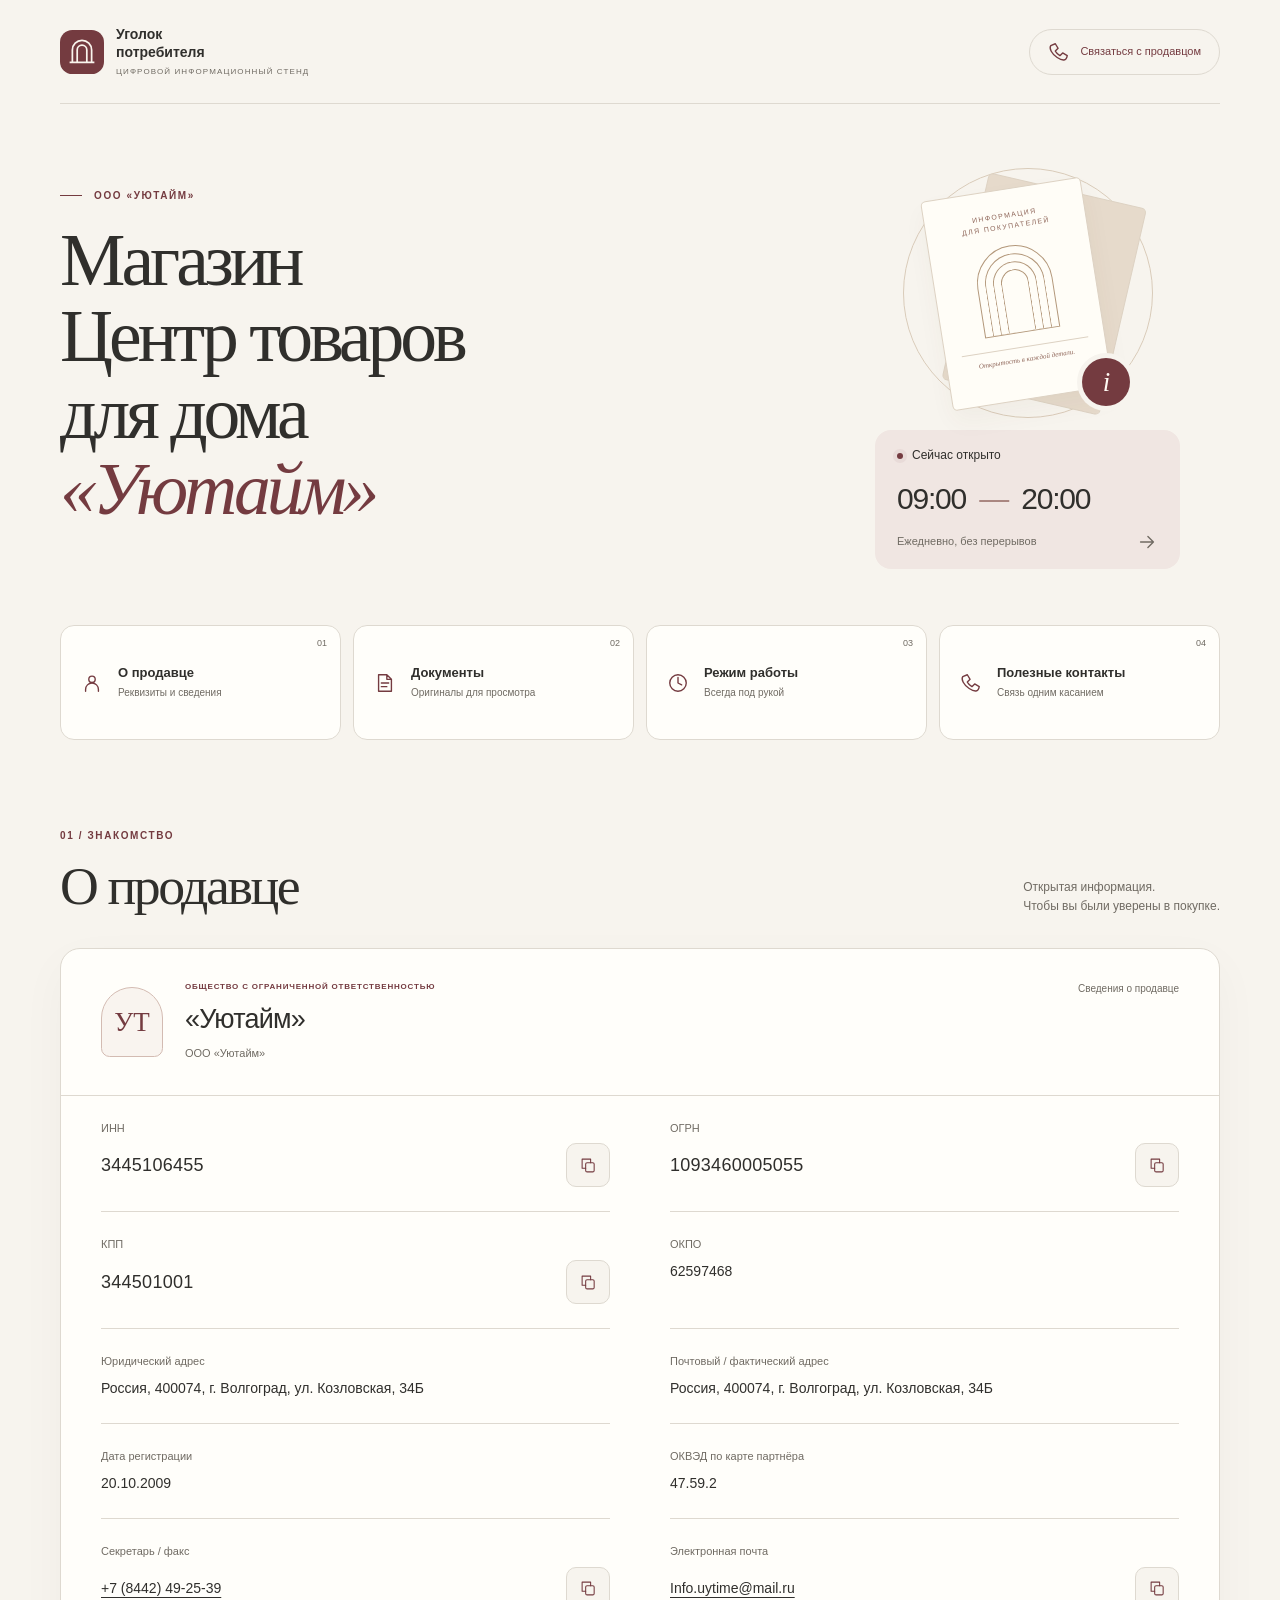
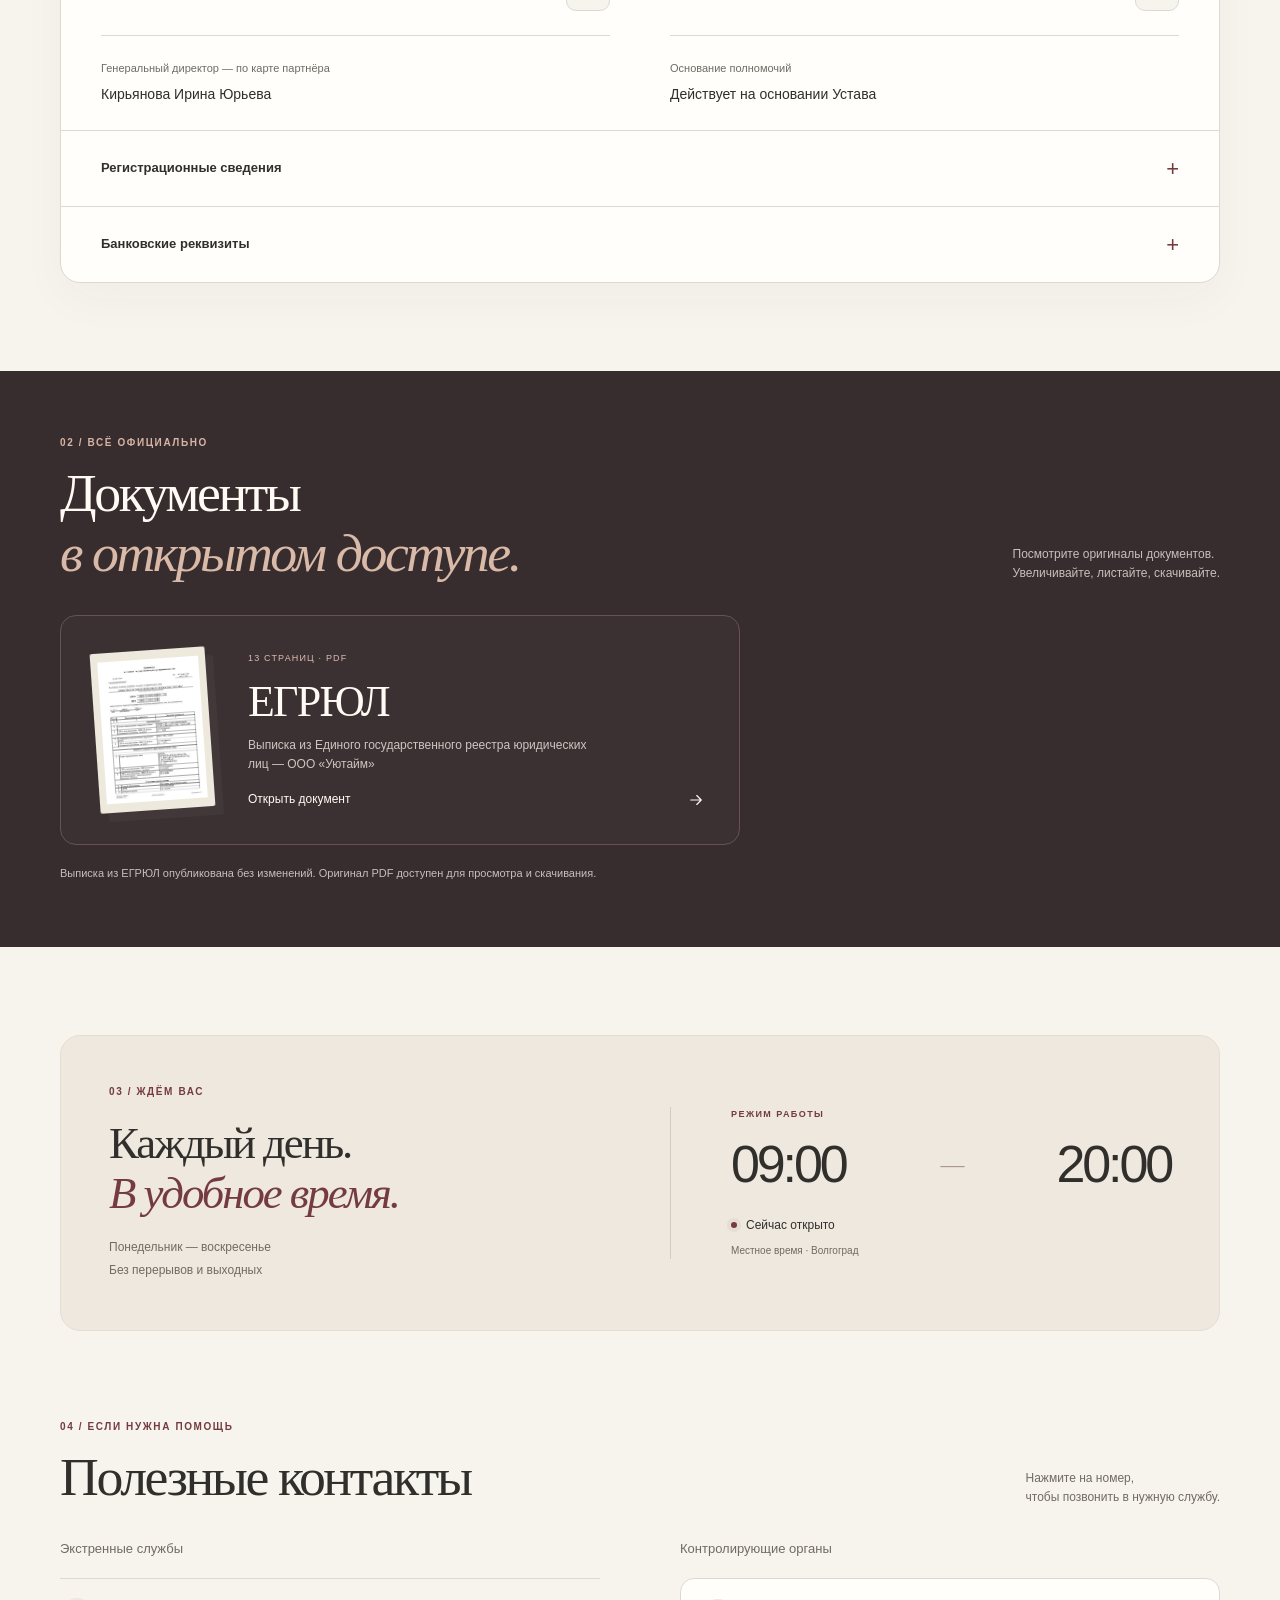
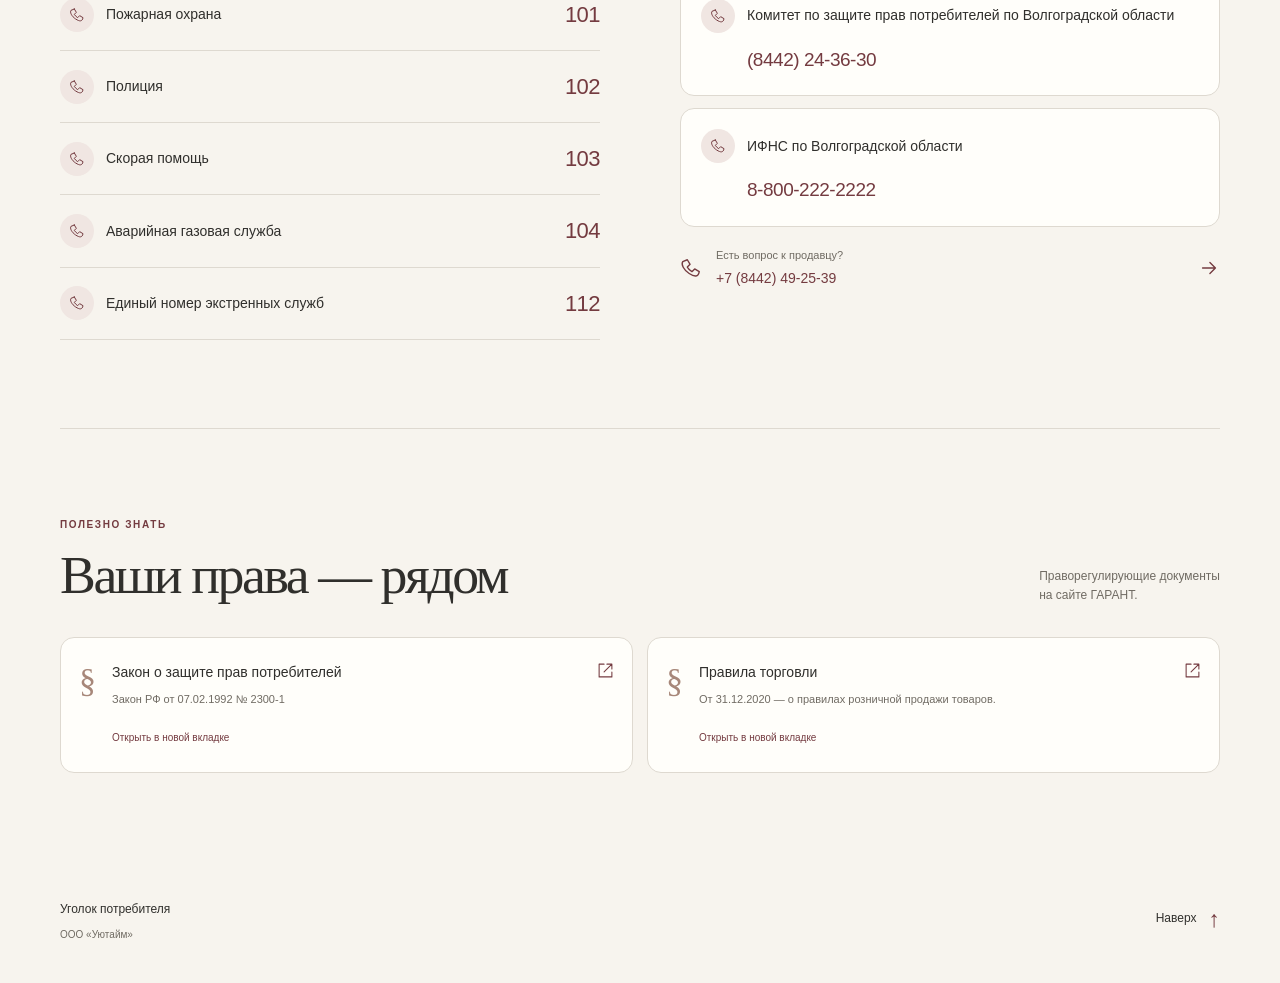
<file: index.html>
<!doctype html>
<html lang="ru">
<head>
  <meta charset="utf-8">
  <meta name="viewport" content="width=device-width, initial-scale=1, viewport-fit=cover">
  <meta name="theme-color" content="#f7f4ee">
  <title>Уголок потребителя — ООО «Уютайм»</title>
  <meta name="description" content="Официальный уголок потребителя: сведения об ООО «Уютайм», документы и реквизиты, режим работы и полезные телефоны.">
  <meta property="og:title" content="Уголок потребителя — вся важная информация в одном месте">
  <meta property="og:description" content="Сведения о продавце, оригиналы документов, режим работы и необходимые контакты. ООО «Уютайм».">
  <meta property="og:type" content="website">
  <meta property="og:locale" content="ru_RU">
  <link rel="icon" href="assets/favicon.svg" type="image/svg+xml">
  <link rel="stylesheet" href="styles.css">
  <script src="config.js" defer></script>
  <script src="script.js" defer></script>
</head>
<body>
  <svg class="svg-library" xmlns="http://www.w3.org/2000/svg" aria-hidden="true"><defs>
    <symbol id="i-arrow" viewBox="0 0 24 24"><path d="M5 12h14m-6-6 6 6-6 6"/></symbol>
    <symbol id="i-person" viewBox="0 0 24 24"><circle cx="12" cy="8" r="3.5"/><path d="M5 21v-2a7 7 0 0 1 14 0v2"/></symbol>
    <symbol id="i-doc" viewBox="0 0 24 24"><path d="M14 3H5v18h14V8l-5-5v5h5M8 12h8M8 16h6"/></symbol>
    <symbol id="i-clock" viewBox="0 0 24 24"><circle cx="12" cy="12" r="9"/><path d="M12 6v6l4 2"/></symbol>
    <symbol id="i-phone" viewBox="0 0 24 24"><path d="m8 3 3 5-3 3a14 14 0 0 0 5 5l3-3 5 3c-1 6-5 6-11 2S1 8 3 5l5-2Z"/></symbol>
    <symbol id="i-copy" viewBox="0 0 24 24"><rect x="8" y="8" width="12" height="13" rx="2"/><path d="M15 8V3H3v13h5"/></symbol>
    <symbol id="i-close" viewBox="0 0 24 24"><path d="m6 6 12 12M6 18 18 6"/></symbol>
    <symbol id="i-expand" viewBox="0 0 24 24"><path d="M9 3H3v6m12-6h6v6M3 15v6h6m12-6v6h-6"/></symbol>
    <symbol id="i-down" viewBox="0 0 24 24"><path d="M12 3v12m-5-5 5 5 5-5M4 17v4h16v-4"/></symbol>
    <symbol id="i-external" viewBox="0 0 24 24"><path d="M14 3h7v7m0-7L10 14M10 3H3v18h18v-7"/></symbol>
  </defs></svg>
  <a class="skip-link" href="#main">Перейти к содержанию</a>
  <header class="masthead wrap" id="top">
    <a class="identity" href="#top" aria-label="Уголок потребителя — наверх"><img src="assets/favicon.svg" width="44" height="44" alt=""><span>Уголок<br>потребителя<span class="identity-caption">ЦИФРОВОЙ ИНФОРМАЦИОННЫЙ СТЕНД</span></span></a>
    <a class="header-contact" href="tel:+78442492539"><svg class="icon"><use href="#i-phone"/></svg><span>Связаться с продавцом</span></a>
  </header>
  <main id="main">
    <section class="hero wrap" aria-labelledby="hero-title">
      <div class="hero-copy"><p class="eyebrow"><span class="small-line"></span> ООО «Уютайм»</p><h1 id="hero-title" class="store-title">Магазин<br>Центр товаров<br>для дома<br><em>«Уютайм»</em></h1></div>
      <div class="hero-aside">
        <div class="paper-art" aria-hidden="true"><div class="art-orbit"></div><div class="art-sheet back"></div><div class="art-sheet front"><span class="art-label">ИНФОРМАЦИЯ<br>ДЛЯ ПОКУПАТЕЛЕЙ</span><div class="arch"><i></i><i></i><i></i></div><span class="art-rule"></span><span class="art-foot">Открытость в каждой детали.</span></div><span class="art-seal">i</span></div>
        <a class="today-card" href="#schedule"><span class="status-line"><span class="status-dot"></span><span data-status>Режим работы</span></span><strong>09:00 <span>—</span> 20:00</strong><span class="today-bottom">Ежедневно, без перерывов<svg class="icon"><use href="#i-arrow"/></svg></span></a>
      </div>
    </section>
    <nav class="quick-nav wrap" aria-label="Быстрая навигация">
      <a href="#seller"><svg class="icon"><use href="#i-person"/></svg><span><b>О продавце</b><small>Реквизиты и сведения</small></span><span class="nav-number">01</span></a>
      <a href="#documents"><svg class="icon"><use href="#i-doc"/></svg><span><b>Документы</b><small>Оригиналы для просмотра</small></span><span class="nav-number">02</span></a>
      <a href="#schedule"><svg class="icon"><use href="#i-clock"/></svg><span><b>Режим работы</b><small>Всегда под рукой</small></span><span class="nav-number">03</span></a>
      <a href="#phones"><svg class="icon"><use href="#i-phone"/></svg><span><b>Полезные контакты</b><small>Связь одним касанием</small></span><span class="nav-number">04</span></a>
    </nav>
    <section class="section wrap" id="seller" aria-labelledby="seller-title">
      <div class="section-heading"><div><p class="eyebrow">01 / Знакомство</p><h2 id="seller-title">О продавце</h2></div><p>Открытая информация.<br>Чтобы вы были уверены в покупке.</p></div>
      <div class="seller-card"><div class="seller-intro"><span class="monogram" aria-hidden="true">УТ</span><div><p class="eyebrow">Общество с ограниченной ответственностью</p><h3>«Уютайм»</h3><p class="muted">ООО «Уютайм»</p></div><span class="seller-caption">Сведения о продавце</span></div><div id="seller-content" class="seller-details"></div><details class="bank-details"><summary>Регистрационные сведения <span aria-hidden="true">+</span></summary><div id="registration-content" class="bank-grid"></div></details><details class="bank-details"><summary>Банковские реквизиты <span aria-hidden="true">+</span></summary><div id="bank-content" class="bank-grid"></div></details></div>
    </section>
    <section class="documents-section" id="documents" aria-labelledby="documents-title"><div class="wrap">
      <div class="section-heading"><div><p class="eyebrow">02 / Всё официально</p><h2 id="documents-title">Документы<br><em>в открытом доступе.</em></h2></div><p>Посмотрите оригиналы документов.<br>Увеличивайте, листайте, скачивайте.</p></div>
      <div id="document-list" class="document-grid document-grid-single"></div><p class="documents-note">Выписка из ЕГРЮЛ опубликована без изменений. Оригинал PDF доступен для просмотра и скачивания.</p>
    </div></section>
    <section class="section wrap" id="schedule" aria-labelledby="schedule-title"><div class="schedule-panel"><div><p class="eyebrow">03 / Ждём вас</p><h2 id="schedule-title">Каждый день.<br><em>В удобное время.</em></h2><p class="schedule-days">Понедельник — воскресенье<br>Без перерывов и выходных</p></div><div class="schedule-clock"><p class="eyebrow">Режим работы</p><div class="hours"><time>09:00</time><span>—</span><time>20:00</time></div><div class="schedule-status" role="status"><span class="status-line"><span class="status-dot"></span><strong data-status>Режим работы</strong></span><span id="next-opening"></span></div><p class="timezone">Местное время · Волгоград</p></div></div></section>
    <section class="section contacts-section wrap" id="phones" aria-labelledby="phones-title"><div class="section-heading"><div><p class="eyebrow">04 / Если нужна помощь</p><h2 id="phones-title">Полезные контакты</h2></div><p>Нажмите на номер,<br>чтобы позвонить в нужную службу.</p></div><div class="contacts-layout"><div><h3 class="list-title">Экстренные службы</h3><div id="emergency-list" class="phone-list"></div></div><div><h3 class="list-title">Контролирующие органы</h3><div id="authority-list" class="authority-list"></div><a class="seller-call" href="tel:+78442492539"><svg class="icon"><use href="#i-phone"/></svg><span>Есть вопрос к продавцу?<b>+7 (8442) 49-25-39</b></span><svg class="icon"><use href="#i-arrow"/></svg></a></div></div></section>
    <section class="section legal-section wrap" id="legal" aria-labelledby="legal-title"><div class="section-heading"><div><p class="eyebrow">Полезно знать</p><h2 id="legal-title">Ваши права — рядом</h2></div><p>Праворегулирующие документы<br>на сайте ГАРАНТ.</p></div><div class="legal-grid"><a href="https://ivo.garant.ru/#/document/10106035/paragraph/115592:0" target="_blank" rel="noopener"><span class="legal-symbol" aria-hidden="true">§</span><div><h3>Закон о защите прав потребителей</h3><p>Закон РФ от 07.02.1992 № 2300-1</p><small>Открыть в новой вкладке</small></div><svg class="icon"><use href="#i-external"/></svg></a><a href="https://ivo.garant.ru/#/document/400170336/paragraph/1:0" target="_blank" rel="noopener"><span class="legal-symbol" aria-hidden="true">§</span><div><h3>Правила торговли</h3><p>От 31.12.2020 — о правилах розничной продажи товаров.</p><small>Открыть в новой вкладке</small></div><svg class="icon"><use href="#i-external"/></svg></a></div></section>
    
    <noscript><p class="wrap">Для показа всех реквизитов и просмотра документов включите JavaScript. Продавец: ООО «Уютайм». ИНН 3445106455, КПП 344501001, ОГРН 1093460005055. <a href="assets/documents/выписка ЕГРЮЛ Уютайм.pdf">Выписка ЕГРЮЛ (PDF)</a>.</p></noscript>
  </main>
  <footer class="footer wrap"><div><strong>Уголок потребителя</strong><p>ООО «Уютайм»</p></div><a href="#top">Наверх <span aria-hidden="true">↑</span></a></footer>
  <nav class="mobile-nav" aria-label="Навигация на телефоне"><a href="#seller"><svg class="icon"><use href="#i-person"/></svg>Продавец</a><a href="#documents"><svg class="icon"><use href="#i-doc"/></svg>Документы</a><a href="#schedule"><svg class="icon"><use href="#i-clock"/></svg>Часы</a><a href="#phones"><svg class="icon"><use href="#i-phone"/></svg>Контакты</a></nav>
  <dialog id="document-modal" class="viewer" aria-labelledby="modal-title"><div class="viewer-header"><div><p class="eyebrow">Просмотр документа</p><h2 id="modal-title">Документ</h2></div><div class="viewer-actions"><a id="modal-download" class="icon-button" href="#" download aria-label="Скачать оригинал" title="Скачать оригинал"><svg class="icon"><use href="#i-down"/></svg></a><a id="modal-new" class="icon-button" href="#" target="_blank" rel="noopener" aria-label="Открыть оригинал в новой вкладке" title="Открыть оригинал"><svg class="icon"><use href="#i-external"/></svg></a><button id="modal-fullscreen" class="icon-button" type="button" aria-label="Полный экран" title="Полный экран"><svg class="icon"><use href="#i-expand"/></svg></button><button id="modal-close" class="icon-button close-button" type="button" aria-label="Закрыть документ"><svg class="icon"><use href="#i-close"/></svg></button></div></div><div id="modal-view" class="viewer-stage" tabindex="0" aria-label="Страница документа. Для перелистывания используйте стрелки, для масштаба плюс и минус."><div id="page-frame" class="page-frame"><img id="document-page" alt=""></div><p id="viewer-error" hidden>Не удалось загрузить страницу. <a id="error-original" href="#" target="_blank" rel="noopener">Открыть оригинал</a></p></div><div class="viewer-controls"><div class="page-controls"><button id="page-prev" class="icon-button" type="button" aria-label="Предыдущая страница">←</button><span id="page-count" aria-live="polite">1 / 1</span><button id="page-next" class="icon-button" type="button" aria-label="Следующая страница">→</button></div><div class="zoom-controls"><button id="zoom-out" class="icon-button" type="button" aria-label="Уменьшить">−</button><button id="zoom-reset" type="button" class="zoom-reset" aria-label="Масштаб по размеру экрана">100%</button><button id="zoom-in" class="icon-button" type="button" aria-label="Увеличить">+</button></div></div><p class="viewer-hint">Свайп — следующая страница · Два пальца — масштаб</p></dialog>
  <div id="toast" class="toast" role="status" aria-live="polite" aria-atomic="true"></div>
</body>
</html>
</file>
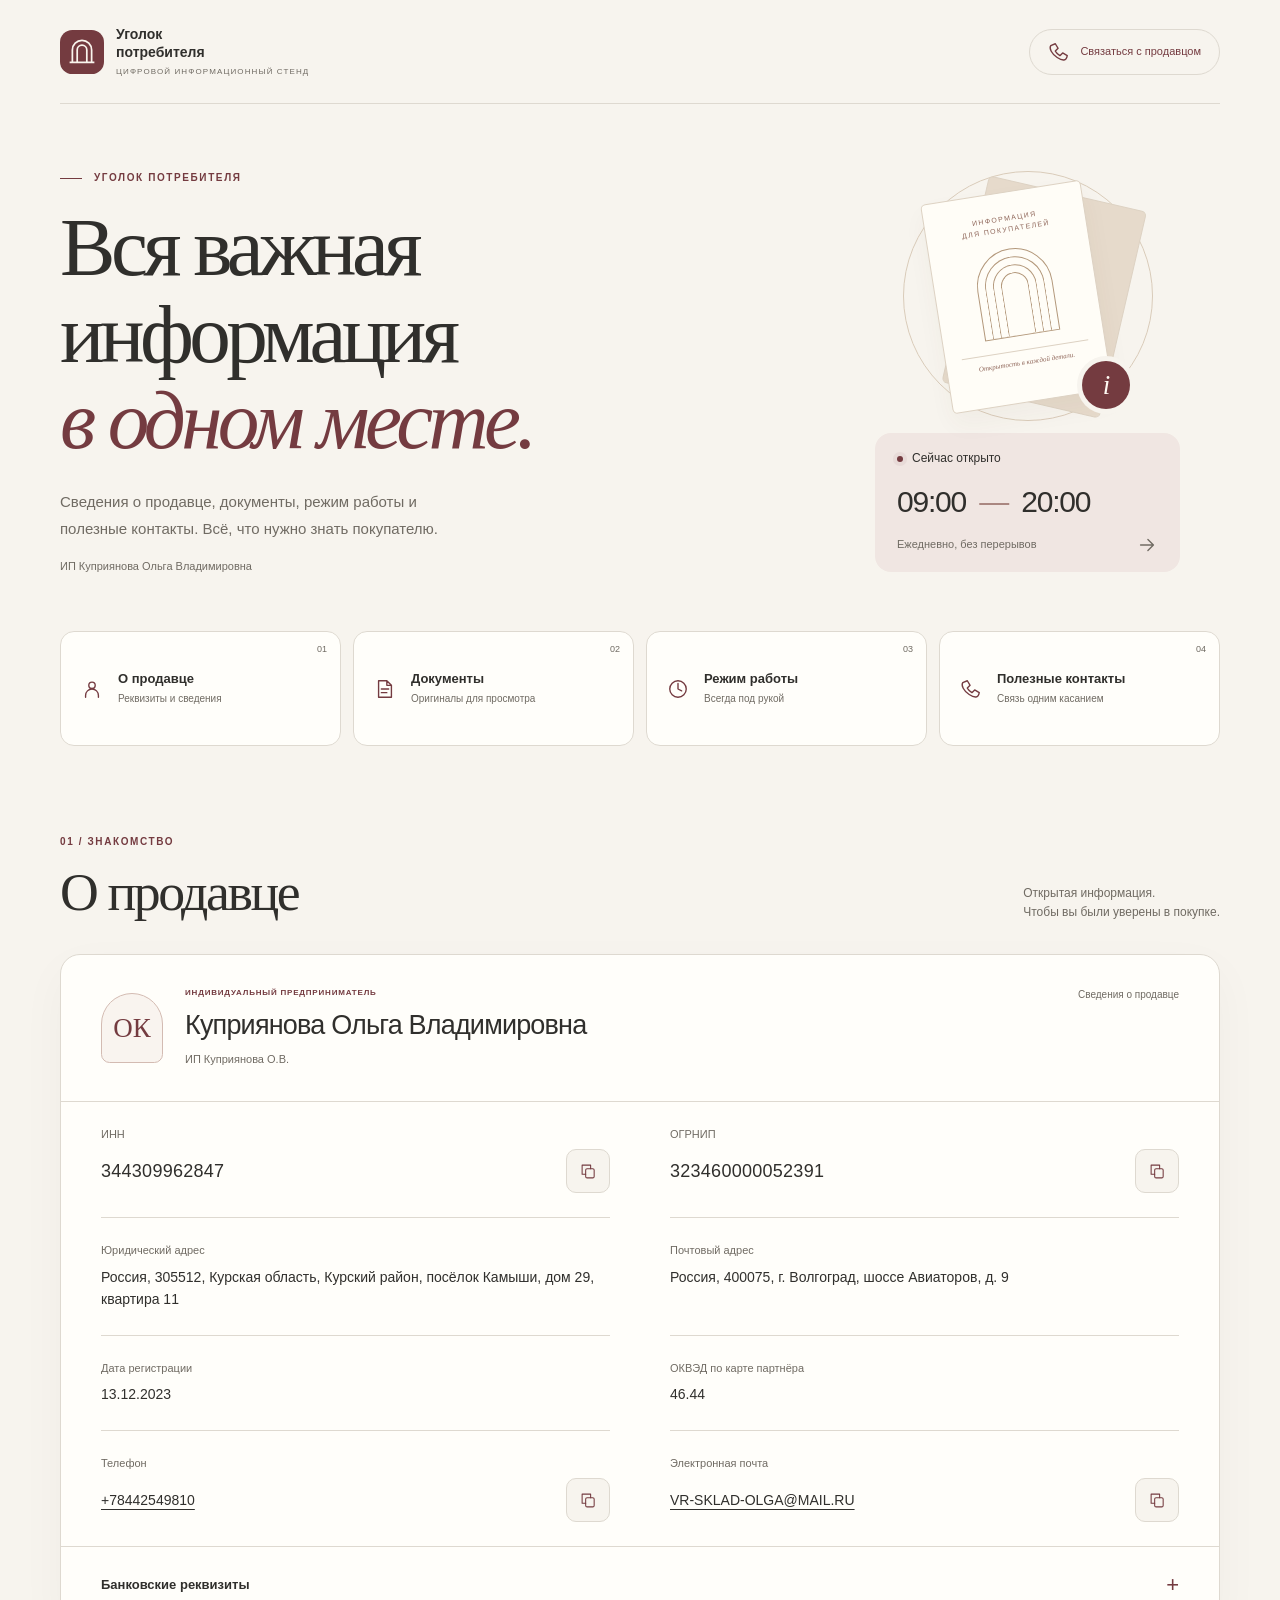
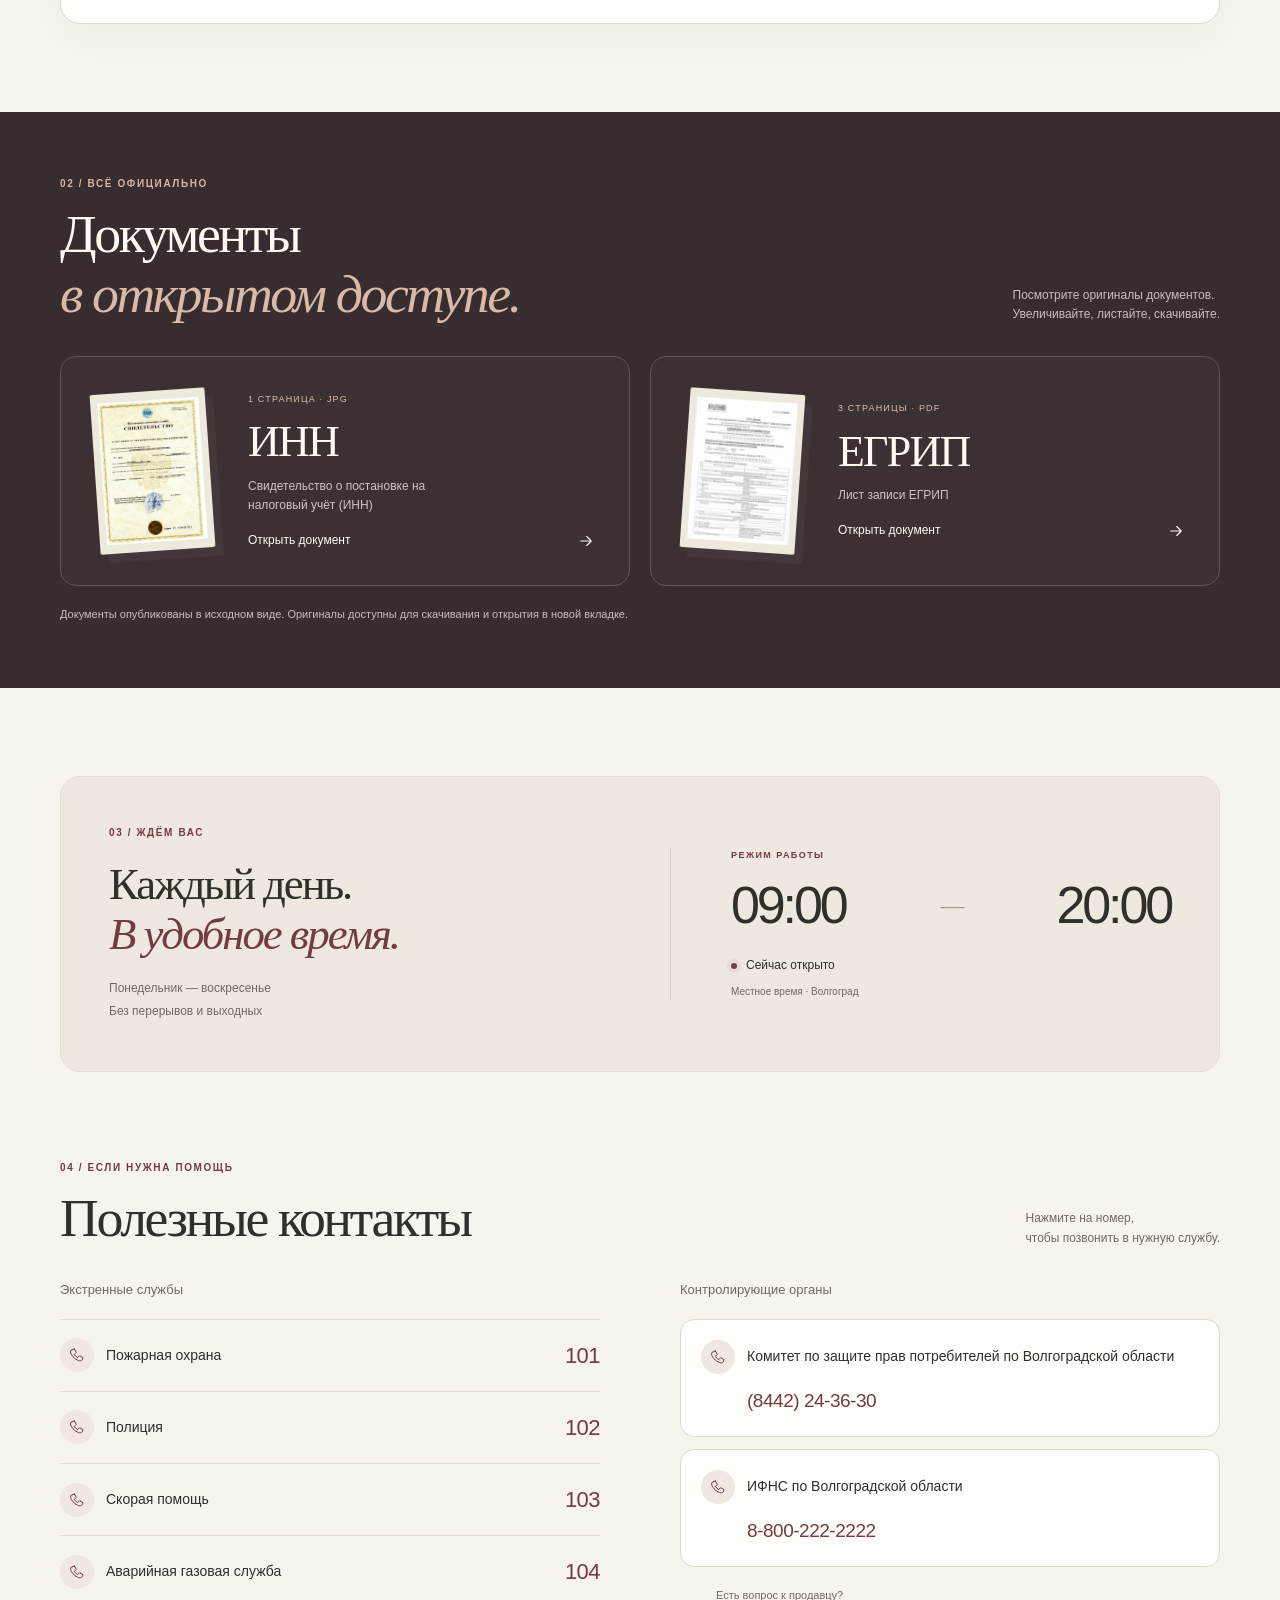
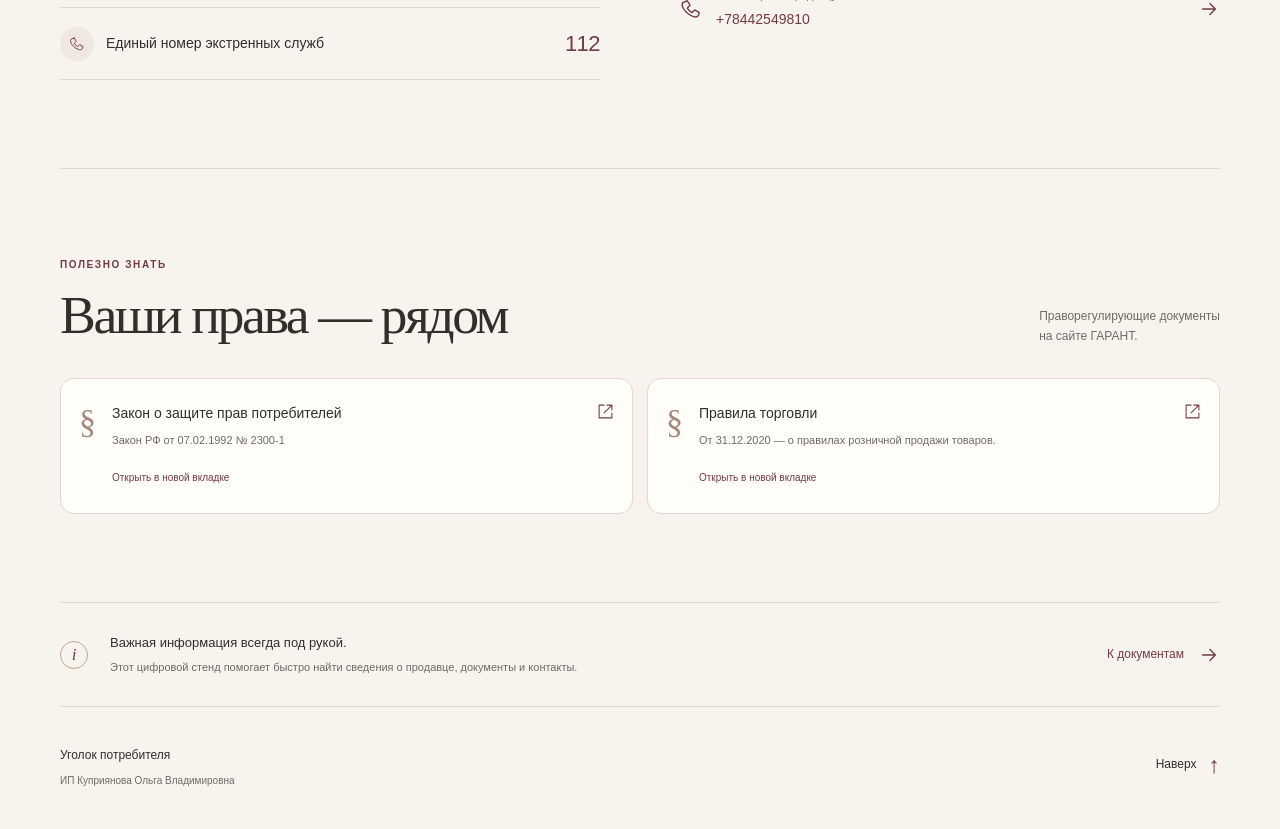
<file: variant-2/index.html>
<!doctype html>
<html lang="ru">
<head>
  <meta charset="utf-8">
  <meta name="viewport" content="width=device-width, initial-scale=1, viewport-fit=cover">
  <meta name="theme-color" content="#f7f4ee">
  <title>Уголок потребителя — ИП Куприянова Ольга Владимировна</title>
  <meta name="description" content="Официальный уголок потребителя: сведения об ИП Куприяновой Ольге Владимировне, документы ИНН и ЕГРИП, режим работы и полезные телефоны.">
  <meta property="og:title" content="Уголок потребителя — вся важная информация в одном месте">
  <meta property="og:description" content="Сведения о продавце, оригиналы документов, режим работы и необходимые контакты. ИП Куприянова Ольга Владимировна.">
  <meta property="og:type" content="website">
  <meta property="og:locale" content="ru_RU">
  <link rel="icon" href="assets/favicon.svg" type="image/svg+xml">
  <link rel="stylesheet" href="styles.css">
  <script src="config.js" defer></script>
  <script src="script.js" defer></script>
</head>
<body>
  <svg class="svg-library" xmlns="http://www.w3.org/2000/svg" aria-hidden="true"><defs>
    <symbol id="i-arrow" viewBox="0 0 24 24"><path d="M5 12h14m-6-6 6 6-6 6"/></symbol>
    <symbol id="i-person" viewBox="0 0 24 24"><circle cx="12" cy="8" r="3.5"/><path d="M5 21v-2a7 7 0 0 1 14 0v2"/></symbol>
    <symbol id="i-doc" viewBox="0 0 24 24"><path d="M14 3H5v18h14V8l-5-5v5h5M8 12h8M8 16h6"/></symbol>
    <symbol id="i-clock" viewBox="0 0 24 24"><circle cx="12" cy="12" r="9"/><path d="M12 6v6l4 2"/></symbol>
    <symbol id="i-phone" viewBox="0 0 24 24"><path d="m8 3 3 5-3 3a14 14 0 0 0 5 5l3-3 5 3c-1 6-5 6-11 2S1 8 3 5l5-2Z"/></symbol>
    <symbol id="i-copy" viewBox="0 0 24 24"><rect x="8" y="8" width="12" height="13" rx="2"/><path d="M15 8V3H3v13h5"/></symbol>
    <symbol id="i-close" viewBox="0 0 24 24"><path d="m6 6 12 12M6 18 18 6"/></symbol>
    <symbol id="i-expand" viewBox="0 0 24 24"><path d="M9 3H3v6m12-6h6v6M3 15v6h6m12-6v6h-6"/></symbol>
    <symbol id="i-down" viewBox="0 0 24 24"><path d="M12 3v12m-5-5 5 5 5-5M4 17v4h16v-4"/></symbol>
    <symbol id="i-external" viewBox="0 0 24 24"><path d="M14 3h7v7m0-7L10 14M10 3H3v18h18v-7"/></symbol>
  </defs></svg>
  <a class="skip-link" href="#main">Перейти к содержанию</a>
  <header class="masthead wrap" id="top">
    <a class="identity" href="#top" aria-label="Уголок потребителя — наверх"><img src="assets/favicon.svg" width="44" height="44" alt=""><span>Уголок<br>потребителя<span class="identity-caption">ЦИФРОВОЙ ИНФОРМАЦИОННЫЙ СТЕНД</span></span></a>
    <a class="header-contact" href="tel:+78442549810"><svg class="icon"><use href="#i-phone"/></svg><span>Связаться с продавцом</span></a>
  </header>
  <main id="main">
    <section class="hero wrap" aria-labelledby="hero-title">
      <div class="hero-copy"><p class="eyebrow"><span class="small-line"></span> Уголок потребителя</p><h1 id="hero-title">Вся важная<br>информация<br><em>в одном месте.</em></h1><p class="hero-description">Сведения о продавце, документы, режим работы и полезные контакты. Всё, что нужно знать покупателю.</p><p class="hero-seller">ИП Куприянова Ольга Владимировна</p></div>
      <div class="hero-aside">
        <div class="paper-art" aria-hidden="true"><div class="art-orbit"></div><div class="art-sheet back"></div><div class="art-sheet front"><span class="art-label">ИНФОРМАЦИЯ<br>ДЛЯ ПОКУПАТЕЛЕЙ</span><div class="arch"><i></i><i></i><i></i></div><span class="art-rule"></span><span class="art-foot">Открытость в каждой детали.</span></div><span class="art-seal">i</span></div>
        <a class="today-card" href="#schedule"><span class="status-line"><span class="status-dot"></span><span data-status>Режим работы</span></span><strong>09:00 <span>—</span> 20:00</strong><span class="today-bottom">Ежедневно, без перерывов<svg class="icon"><use href="#i-arrow"/></svg></span></a>
      </div>
    </section>
    <nav class="quick-nav wrap" aria-label="Быстрая навигация">
      <a href="#seller"><svg class="icon"><use href="#i-person"/></svg><span><b>О продавце</b><small>Реквизиты и сведения</small></span><span class="nav-number">01</span></a>
      <a href="#documents"><svg class="icon"><use href="#i-doc"/></svg><span><b>Документы</b><small>Оригиналы для просмотра</small></span><span class="nav-number">02</span></a>
      <a href="#schedule"><svg class="icon"><use href="#i-clock"/></svg><span><b>Режим работы</b><small>Всегда под рукой</small></span><span class="nav-number">03</span></a>
      <a href="#phones"><svg class="icon"><use href="#i-phone"/></svg><span><b>Полезные контакты</b><small>Связь одним касанием</small></span><span class="nav-number">04</span></a>
    </nav>
    <section class="section wrap" id="seller" aria-labelledby="seller-title">
      <div class="section-heading"><div><p class="eyebrow">01 / Знакомство</p><h2 id="seller-title">О продавце</h2></div><p>Открытая информация.<br>Чтобы вы были уверены в покупке.</p></div>
      <div class="seller-card"><div class="seller-intro"><span class="monogram" aria-hidden="true">ОК</span><div><p class="eyebrow">Индивидуальный предприниматель</p><h3>Куприянова<br> Ольга Владимировна</h3><p class="muted">ИП Куприянова О.В.</p></div><span class="seller-caption">Сведения о продавце</span></div><div id="seller-content" class="seller-details"></div><details class="bank-details"><summary>Банковские реквизиты <span aria-hidden="true">+</span></summary><div id="bank-content" class="bank-grid"></div></details></div>
    </section>
    <section class="documents-section" id="documents" aria-labelledby="documents-title"><div class="wrap">
      <div class="section-heading"><div><p class="eyebrow">02 / Всё официально</p><h2 id="documents-title">Документы<br><em>в открытом доступе.</em></h2></div><p>Посмотрите оригиналы документов.<br>Увеличивайте, листайте, скачивайте.</p></div>
      <div id="document-list" class="document-grid"></div><p class="documents-note">Документы опубликованы в исходном виде. Оригиналы доступны для скачивания и открытия в новой вкладке.</p>
    </div></section>
    <section class="section wrap" id="schedule" aria-labelledby="schedule-title"><div class="schedule-panel"><div><p class="eyebrow">03 / Ждём вас</p><h2 id="schedule-title">Каждый день.<br><em>В удобное время.</em></h2><p class="schedule-days">Понедельник — воскресенье<br>Без перерывов и выходных</p></div><div class="schedule-clock"><p class="eyebrow">Режим работы</p><div class="hours"><time>09:00</time><span>—</span><time>20:00</time></div><div class="schedule-status" role="status"><span class="status-line"><span class="status-dot"></span><strong data-status>Режим работы</strong></span><span id="next-opening"></span></div><p class="timezone">Местное время · Волгоград</p></div></div></section>
    <section class="section contacts-section wrap" id="phones" aria-labelledby="phones-title"><div class="section-heading"><div><p class="eyebrow">04 / Если нужна помощь</p><h2 id="phones-title">Полезные контакты</h2></div><p>Нажмите на номер,<br>чтобы позвонить в нужную службу.</p></div><div class="contacts-layout"><div><h3 class="list-title">Экстренные службы</h3><div id="emergency-list" class="phone-list"></div></div><div><h3 class="list-title">Контролирующие органы</h3><div id="authority-list" class="authority-list"></div><a class="seller-call" href="tel:+78442549810"><svg class="icon"><use href="#i-phone"/></svg><span>Есть вопрос к продавцу?<b>+78442549810</b></span><svg class="icon"><use href="#i-arrow"/></svg></a></div></div></section>
    <section class="section legal-section wrap" id="legal" aria-labelledby="legal-title"><div class="section-heading"><div><p class="eyebrow">Полезно знать</p><h2 id="legal-title">Ваши права — рядом</h2></div><p>Праворегулирующие документы<br>на сайте ГАРАНТ.</p></div><div class="legal-grid"><a href="https://ivo.garant.ru/#/document/10106035/paragraph/115592:0" target="_blank" rel="noopener"><span class="legal-symbol" aria-hidden="true">§</span><div><h3>Закон о защите прав потребителей</h3><p>Закон РФ от 07.02.1992 № 2300-1</p><small>Открыть в новой вкладке</small></div><svg class="icon"><use href="#i-external"/></svg></a><a href="https://ivo.garant.ru/#/document/400170336/paragraph/1:0" target="_blank" rel="noopener"><span class="legal-symbol" aria-hidden="true">§</span><div><h3>Правила торговли</h3><p>От 31.12.2020 — о правилах розничной продажи товаров.</p><small>Открыть в новой вкладке</small></div><svg class="icon"><use href="#i-external"/></svg></a></div></section>
    <aside class="closing-note wrap"><span class="note-mark" aria-hidden="true">i</span><p>Важная информация всегда под рукой.<span>Этот цифровой стенд помогает быстро найти сведения о продавце, документы и контакты.</span></p><a href="#documents">К документам <svg class="icon"><use href="#i-arrow"/></svg></a></aside>
    <noscript><p class="wrap">Для показа всех реквизитов и просмотра документов включите JavaScript. Продавец: ИП Куприянова Ольга Владимировна. ИНН 344309962847, ОГРНИП 323460000052391. <a href="assets/documents/ЕГРИП.pdf">ЕГРИП</a> · <a href="assets/documents/ИНН Куприянова.jpg">ИНН</a>.</p></noscript>
  </main>
  <footer class="footer wrap"><div><strong>Уголок потребителя</strong><p>ИП Куприянова Ольга Владимировна</p></div><a href="#top">Наверх <span aria-hidden="true">↑</span></a></footer>
  <nav class="mobile-nav" aria-label="Навигация на телефоне"><a href="#seller"><svg class="icon"><use href="#i-person"/></svg>Продавец</a><a href="#documents"><svg class="icon"><use href="#i-doc"/></svg>Документы</a><a href="#schedule"><svg class="icon"><use href="#i-clock"/></svg>Часы</a><a href="#phones"><svg class="icon"><use href="#i-phone"/></svg>Контакты</a></nav>
  <dialog id="document-modal" class="viewer" aria-labelledby="modal-title"><div class="viewer-header"><div><p class="eyebrow">Просмотр документа</p><h2 id="modal-title">Документ</h2></div><div class="viewer-actions"><a id="modal-download" class="icon-button" href="#" download aria-label="Скачать оригинал" title="Скачать оригинал"><svg class="icon"><use href="#i-down"/></svg></a><a id="modal-new" class="icon-button" href="#" target="_blank" rel="noopener" aria-label="Открыть оригинал в новой вкладке" title="Открыть оригинал"><svg class="icon"><use href="#i-external"/></svg></a><button id="modal-fullscreen" class="icon-button" type="button" aria-label="Полный экран" title="Полный экран"><svg class="icon"><use href="#i-expand"/></svg></button><button id="modal-close" class="icon-button close-button" type="button" aria-label="Закрыть документ"><svg class="icon"><use href="#i-close"/></svg></button></div></div><div id="modal-view" class="viewer-stage" tabindex="0" aria-label="Страница документа. Для перелистывания используйте стрелки, для масштаба плюс и минус."><div id="page-frame" class="page-frame"><img id="document-page" alt=""></div><p id="viewer-error" hidden>Не удалось загрузить страницу. <a id="error-original" href="#" target="_blank" rel="noopener">Открыть оригинал</a></p></div><div class="viewer-controls"><div class="page-controls"><button id="page-prev" class="icon-button" type="button" aria-label="Предыдущая страница">←</button><span id="page-count" aria-live="polite">1 / 1</span><button id="page-next" class="icon-button" type="button" aria-label="Следующая страница">→</button></div><div class="zoom-controls"><button id="zoom-out" class="icon-button" type="button" aria-label="Уменьшить">−</button><button id="zoom-reset" type="button" class="zoom-reset" aria-label="Масштаб по размеру экрана">100%</button><button id="zoom-in" class="icon-button" type="button" aria-label="Увеличить">+</button></div></div><p class="viewer-hint">Свайп — следующая страница · Два пальца — масштаб</p></dialog>
  <div id="toast" class="toast" role="status" aria-live="polite" aria-atomic="true"></div>
</body>
</html>
</file>
<file: styles.css>
/* 01. Tokens & foundations — warm paper, ink and burgundy. */
:root {
  --background: #f7f4ee;
  --surface: #fffefa;
  --text: #302f2c;
  --text-muted: #706b63;
  --accent: #743b40;
  --accent-soft: #f0e6e2;
  --border: #ded9d0;
  --dark: #303832;
  --radius: 20px;
  --shadow: 0 16px 48px #3e302309;
  --space-1: 8px;
  --space-2: 16px;
  --space-3: 24px;
  --space-4: 32px;
  --space-5: 48px;
  --space-6: 80px;
  --font-body: "Segoe UI", Arial, sans-serif;
  --font-display: Georgia, "Times New Roman", serif;
  color-scheme: light;
}
* { box-sizing: border-box; }
html { scroll-behavior: smooth; scroll-padding-top: 24px; }
body { margin: 0; color: var(--text); background: var(--background); font: 16px/1.6 var(--font-body); -webkit-tap-highlight-color: transparent; }
button, a, summary { touch-action: manipulation; }
button { font: inherit; cursor: pointer; }
button, a { -webkit-tap-highlight-color: transparent; }
a { color: inherit; text-underline-offset: 4px; }
button { color: inherit; }
button:disabled { cursor: default; opacity: .35; }
button:active:not(:disabled), .quick-nav a:active, .document-card:active { transform: translateY(1px); }
:focus-visible { outline: 3px solid var(--accent); outline-offset: 5px; }
::selection { background: #e3ccc4; color: #302f2c; }
h1, h2, h3, p { margin-top: 0; }
h1, h2 { font-family: var(--font-display); font-weight: 400; }
h2 { margin-bottom: 0; font-size: clamp(2.15rem, 4.2vw, 3.5rem); line-height: 1.12; letter-spacing: -.045em; }
h2 em, h1 em { color: var(--accent); font-weight: 400; }
img { display: block; max-width: 100%; }
[hidden] { display: none !important; }
.svg-library { position: absolute; width: 0; height: 0; overflow: hidden; }
.icon { width: 22px; height: 22px; flex-shrink: 0; fill: none; stroke: currentColor; stroke-width: 1.5; stroke-linecap: round; stroke-linejoin: round; }
.wrap { width: min(1160px, calc(100% - 40px)); margin-inline: auto; }
.muted { color: var(--text-muted); }
.eyebrow { margin-bottom: 18px; font-size: 10px; font-weight: 600; line-height: 1.6; text-transform: uppercase; letter-spacing: .16em; color: var(--accent); }
.skip-link { position: fixed; left: 16px; top: 16px; z-index: 2000; padding: 12px; background: var(--surface); transform: translateY(-200%); }
.skip-link:focus { transform: none; }
/* 02. Identity & editorial opening. */
.masthead { display: flex; align-items: center; justify-content: space-between; gap: 20px; padding-block: 22px; border-bottom: 1px solid var(--border); }
.identity { display: flex; gap: 12px; align-items: center; font-size: 14px; font-weight: 600; line-height: 1.25; text-decoration: none; }
.identity img { flex: none; }
.identity-caption { display: none; font-size: 8px; letter-spacing: .14em; margin-top: 6px; font-weight: 400; color: var(--text-muted); }
.header-contact { display: flex; align-items: center; justify-content: center; min-width: 46px; min-height: 46px; border: 1px solid var(--border); border-radius: 50%; color: var(--accent); text-decoration: none; }
.header-contact span { display: none; }
.hero { padding-block: 42px 28px; }
.hero .eyebrow { display: flex; gap: 12px; align-items: center; }
.small-line { width: 22px; height: 1px; background: currentColor; }
h1 { margin: 0; font-size: clamp(2.5rem, 10.4vw, 4.2rem); line-height: 1.04; letter-spacing: -.055em; }
.hero-description { max-width: 420px; margin: 24px 0 16px; font-size: 14px; line-height: 1.8; color: var(--text-muted); }
.hero-seller { font-size: 11px; color: var(--text-muted); margin-bottom: 24px; }
.paper-art { display: none; }
.today-card { display: block; padding: 20px 22px; background: var(--accent-soft); border-radius: 16px; text-decoration: none; }
.status-line { display: flex; align-items: center; gap: 9px; font-size: 12px; }
.status-dot { width: 6px; height: 6px; border-radius: 50%; background: var(--accent); box-shadow: 0 0 0 4px #743b4010; flex: none; }
body[data-open="false"] .status-dot { background: var(--text-muted); box-shadow: 0 0 0 4px #706b6310; }
.today-card strong { display: block; margin: 10px 0 8px; font-size: 29px; font-weight: 500; letter-spacing: -.04em; font-variant-numeric: tabular-nums; }
.today-card strong span { color: #a98680; padding-inline: 6px; }
.today-bottom { display: flex; align-items: center; justify-content: space-between; gap: 10px; font-size: 11px; color: var(--text-muted); }
/* 03. Four quick links, designed for thumbs first. */
.quick-nav { display: grid; grid-template-columns: repeat(2, minmax(0, 1fr)); gap: 10px; }
.quick-nav a { display: flex; flex-wrap: wrap; align-content: space-between; align-items: center; gap: 16px; position: relative; min-height: 125px; padding: 18px 15px; background: var(--surface); border: 1px solid var(--border); border-radius: 14px; text-decoration: none; transition: border-color .2s, transform .2s, box-shadow .2s; }
.quick-nav .icon { color: var(--accent); }
.quick-nav a>span:not(.nav-number) { flex-basis: 100%; }
.quick-nav b { font-size: 13px; font-weight: 600; line-height: 1.4; display: block; }
.quick-nav small { display: none; color: var(--text-muted); font-size: 11px; margin-top: 3px; }
.nav-number { position: absolute; right: 16px; top: 18px; color: var(--text-muted); font-size: 10px; }
/* 04. Seller information, grouped into one calm surface. */
.section { padding-block: 56px; }
.section-heading { display: flex; flex-direction: column; gap: 16px; margin-bottom: 26px; }
.section-heading .eyebrow { margin-bottom: 12px; }
.section-heading>p { margin: 0; font-size: 13px; color: var(--text-muted); }
.seller-card { border: 1px solid var(--border); background: var(--surface); border-radius: var(--radius); overflow: hidden; box-shadow: var(--shadow); }
.seller-intro { display: flex; gap: 16px; padding: 25px 20px; border-bottom: 1px solid var(--border); align-items: flex-start; }
.monogram { flex: none; display: grid; place-items: center; width: 44px; height: 50px; border: 1px solid #d3bbb2; border-radius: 24px 24px 8px 8px; color: var(--accent); font: 20px var(--font-display); background: #f9f4ef; }
.seller-intro .eyebrow { font-size: 8px; margin: 0 0 8px; letter-spacing: .1em; }
.seller-intro h3 { font-size: 20px; line-height: 1.3; font-weight: 500; letter-spacing: -.03em; margin-bottom: 8px; }
.seller-intro p:last-child { font-size: 11px; margin-bottom: 0; }
.seller-caption { display: none; }
.seller-details, .bank-grid { display: grid; grid-template-columns: minmax(0, 1fr); padding: 0 20px; }
.detail { min-width: 0; padding-block: 20px; border-bottom: 1px solid var(--border); }
.detail:last-child { border-bottom: 0; }
.detail-label { display: block; font-size: 11px; color: var(--text-muted); margin-bottom: 6px; }
.detail-value { display: flex; gap: 12px; align-items: center; justify-content: space-between; }
.detail-value strong { font-weight: 500; font-size: 14px; overflow-wrap: anywhere; min-width: 0; }
.detail-value a { text-decoration-thickness: 1px; }
.detail-value .numeric { font-size: 18px; font-variant-numeric: tabular-nums; letter-spacing: .015em; }
.copy-button { display: grid; place-items: center; width: 44px; height: 44px; flex: none; color: var(--accent); background: var(--background); border: 1px solid var(--border); border-radius: 10px; transition: background .2s; }
.copy-button .icon { width: 17px; height: 17px; }
.bank-details { border-top: 1px solid var(--border); }
.bank-details summary { padding: 20px; list-style: none; display: flex; gap: 20px; align-items: center; justify-content: space-between; font-size: 13px; font-weight: 600; cursor: pointer; }
.bank-details summary::-webkit-details-marker { display: none; }
.bank-details summary span { font-size: 22px; color: var(--accent); font-weight: 400; }
.bank-details[open] summary span { transform: rotate(45deg); }
.bank-details[open] summary { background: var(--background); }
/* 05. Document library: an intentional contrast in the composition. */
.documents-section { padding-block: 48px; background: #382d2e; color: #fffaf3; }
.documents-section .eyebrow { color: #d7b4a4; }
.documents-section h2 em { color: #d9b9a8; }
.documents-section .section-heading>p { color: #c8bebb; }
.document-grid { display: grid; gap: 16px; }
.document-card { display: grid; grid-template-columns: 90px minmax(0, 1fr); align-items: center; gap: 22px; width: 100%; text-align: left; padding: 24px 20px; border: 1px solid #665254; background: #ffffff05; border-radius: 16px; color: inherit; transition: background .2s, border-color .2s, transform .2s; }
.document-thumbnail { width: 90px; height: 126px; padding: 7px; background: #eee9dd; border-radius: 2px; transform: rotate(-4deg); box-shadow: 8px 9px 0 #ffffff08; }
.document-thumbnail img { width: 100%; height: 100%; object-fit: contain; }
.document-card:nth-child(2) .document-thumbnail { transform: rotate(4deg); }
.document-meta { display: block; margin-bottom: 12px; text-transform: uppercase; letter-spacing: .13em; font-size: 9px; color: #d9bbb0; }
.document-title { display: block; font: 32px/1.1 var(--font-display); letter-spacing: -.04em; }
.document-description { display: block; font-size: 11px; line-height: 1.6; margin: 10px 0 16px; color: #cfc4c0; }
.document-open { display: flex; align-items: center; justify-content: space-between; font-size: 11px; font-weight: 500; gap: 10px; }
.document-open .icon { width: 18px; height: 18px; }
.documents-note { font-size: 11px; color: #c8bebb; margin: 20px 0 0; max-width: 620px; }
/* 06. Opening hours. */
.schedule-panel { display: grid; gap: 32px; padding: 28px 22px; background: #eee8df; border: 1px solid #e5ddd2; border-radius: var(--radius); }
.schedule-panel h2 { font-size: clamp(2rem, 3.5vw, 2.9rem); }
.schedule-days { color: var(--text-muted); font-size: 12px; line-height: 1.9; margin: 18px 0 0; }
.schedule-clock { border-top: 1px solid #d5ccbf; padding-top: 24px; min-width: 0; }
.schedule-clock .eyebrow { font-size: 9px; margin-bottom: 12px; }
.hours { display: flex; align-items: center; justify-content: space-between; gap: 8px; font-size: clamp(1.95rem, 9vw, 3.75rem); letter-spacing: -.06em; font-weight: 400; line-height: 1.2; font-variant-numeric: tabular-nums; }
.hours>span { font: 24px var(--font-display); color: #af968c; }
.schedule-status { margin-top: 20px; font-size: 11px; }
.schedule-status strong { font-weight: 500; }
#next-opening { display: block; margin-top: 8px; color: var(--accent); }
.timezone { font-size: 10px; color: var(--text-muted); margin: 8px 0 0; }
/* 07. Telephone directory & customer rights. */
.contacts-section { padding-top: 0; }
.contacts-layout { display: grid; gap: 32px; }
.list-title { font-size: 13px; font-weight: 500; margin-bottom: 18px; color: var(--text-muted); }
.phone-list { border-top: 1px solid var(--border); }
.phone-link { display: flex; gap: 12px; align-items: center; justify-content: space-between; text-decoration: none; border-bottom: 1px solid var(--border); padding: 18px 0; min-height: 70px; }
.phone-link .phone-icon { display: grid; place-items: center; width: 34px; height: 34px; flex: none; color: var(--accent); background: var(--accent-soft); border-radius: 50%; }
.phone-icon .icon { width: 16px; height: 16px; }
.phone-name { flex: 1; font-size: 12px; line-height: 1.5; }
.phone-number { font-size: 22px; font-weight: 500; color: var(--accent); white-space: nowrap; letter-spacing: -.025em; }
.authority-list { display: grid; gap: 12px; }
.authority-list .phone-link { display: grid; grid-template-columns: 34px minmax(0, 1fr); padding: 20px; border: 1px solid var(--border); border-radius: 14px; background: var(--surface); }
.authority-list .phone-number { grid-column: 2; font-size: 19px; }
.seller-call { display: flex; gap: 14px; padding: 20px 0 0; text-decoration: none; align-items: center; color: var(--accent); }
.seller-call span { flex: 1; font-size: 11px; color: var(--text-muted); }
.seller-call b { display: block; margin-top: 3px; font-size: 14px; font-weight: 500; color: var(--accent); }
.legal-section { border-top: 1px solid var(--border); }
.legal-grid { display: grid; gap: 14px; }
.legal-grid>a { display: flex; gap: 16px; border: 1px solid var(--border); border-radius: 14px; padding: 24px 18px; text-decoration: none; background: var(--surface); }
.legal-grid>a>div { flex: 1; }
.legal-symbol { font: 34px var(--font-display); color: #a78779; }
.legal-grid h3 { font-size: 14px; line-height: 1.5; font-weight: 500; margin-bottom: 8px; }
.legal-grid p { font-size: 11px; color: var(--text-muted); margin-bottom: 14px; }
.legal-grid small { font-size: 10px; color: var(--accent); }
.legal-grid .icon { width: 17px; height: 17px; color: var(--accent); }
.closing-note { display: flex; flex-wrap: wrap; align-items: flex-start; gap: 16px; padding: 24px 0; border-block: 1px solid var(--border); }
.note-mark { display: grid; place-items: center; width: 28px; height: 28px; flex: none; border: 1px solid #bca697; border-radius: 50%; font: italic 17px var(--font-display); color: var(--accent); }
.closing-note p { flex: 1; font-size: 13px; margin: 0; }
.closing-note p span { display: block; color: var(--text-muted); font-size: 11px; margin-top: 5px; }
.closing-note>a { display: flex; align-items: center; gap: 14px; color: var(--accent); font-size: 12px; text-decoration: none; padding: 8px 0 8px 44px; }
.footer { display: flex; gap: 24px; justify-content: space-between; align-items: flex-start; padding-block: 28px 110px; }
.footer strong { font-size: 12px; font-weight: 500; }
.footer p { font-size: 10px; color: var(--text-muted); margin: 6px 0 0; }
.footer>a { display: flex; flex: none; gap: 12px; align-items: center; text-decoration: none; font-size: 12px; min-height: 44px; }
.footer>a span { font-size: 23px; color: var(--accent); }
.mobile-nav { position: fixed; z-index: 10; bottom: 0; left: 0; right: 0; display: grid; grid-template-columns: repeat(4, minmax(0, 1fr)); padding: 10px max(8px, env(safe-area-inset-right)) calc(8px + env(safe-area-inset-bottom)) max(8px, env(safe-area-inset-left)); border-top: 1px solid var(--border); background: #fffefaed; backdrop-filter: blur(16px); }
.mobile-nav a { display: flex; gap: 5px; align-items: center; justify-content: center; flex-direction: column; text-decoration: none; font-size: 9px; min-height: 44px; color: var(--text-muted); border-radius: 8px; }
.mobile-nav .icon { width: 19px; height: 19px; }
.mobile-nav a[aria-current="location"] { color: var(--accent); background: var(--accent-soft); }
/* 08. Independent document viewer, safe areas & touch gestures. */
.viewer { position: fixed; inset: 0; margin: 0; padding: 0; width: 100%; max-width: none; height: 100%; height: 100dvh; max-height: none; border: 0; background: #252324; color: #f8f2ec; }
.viewer[open] { display: flex; flex-direction: column; animation: viewer-in .2s ease-out; }
.viewer::backdrop { background: #252324; }
.viewer :focus-visible { outline-color: #e6b6a4; outline-offset: -3px; }
.viewer-header { display: flex; flex-wrap: wrap; gap: 12px; align-items: center; justify-content: space-between; padding: max(12px, env(safe-area-inset-top)) 16px 12px; background: #302a2b; }
.viewer-header>div:first-child { flex: 1; min-width: 80px; }
.viewer-header .eyebrow { font-size: 8px; margin: 0 0 3px; color: #c9aaa2; }
.viewer-header h2 { font: 500 16px/1.3 var(--font-body); letter-spacing: 0; }
.viewer-actions { display: flex; gap: 3px; }
.icon-button { display: inline-grid; place-items: center; width: 44px; height: 44px; padding: 0; border: 1px solid transparent; border-radius: 9px; background: transparent; color: inherit; text-decoration: none; font-size: 22px; }
.icon-button:active { background: #ffffff16; }
.close-button { background: #ffffff0d; }
.viewer-stage { flex: 1; position: relative; min-height: 0; overflow: auto; overscroll-behavior: contain; padding: 16px; touch-action: none; }
.page-frame { margin: 0 auto; position: relative; }
.page-frame img { width: 100%; max-width: none; height: 100%; object-fit: contain; box-shadow: 0 8px 30px #0005; background: white; user-select: none; -webkit-user-select: none; pointer-events: none; }
.viewer-stage.is-loading .page-frame { opacity: .35; }
#viewer-error { text-align: center; padding: 24px; font-size: 14px; }
.viewer-controls { display: flex; justify-content: space-between; align-items: center; padding: 8px 16px; background: #302a2b; border-top: 1px solid #4a4141; gap: 8px; }
.page-controls, .zoom-controls { display: flex; align-items: center; gap: 2px; }
#page-count { min-width: 45px; text-align: center; font-size: 12px; font-variant-numeric: tabular-nums; }
.zoom-reset { border: 0; color: inherit; background: transparent; font-size: 12px; min-width: 52px; height: 44px; border-radius: 8px; }
.viewer-hint { padding: 0 12px max(10px, env(safe-area-inset-bottom)); margin: 0; color: #c6b9b7; background: #302a2b; text-align: center; font-size: 10px; }
.toast { position: fixed; z-index: 3000; bottom: calc(90px + env(safe-area-inset-bottom)); left: 50%; transform: translate(-50%, 10px); opacity: 0; max-width: calc(100% - 32px); width: max-content; background: #382d2e; color: #fffaf3; padding: 13px 22px; border: 1px solid #6e5658; border-radius: 12px; box-shadow: 0 8px 24px #30232b20; pointer-events: none; font-size: 13px; transition: opacity .2s, transform .2s; }
.toast.show { opacity: 1; transform: translate(-50%, 0); }
/* 09. Progressive enhancement: space and composition on larger screens. */
@media (min-width: 420px) {
  .wrap { width: min(1160px, calc(100% - 48px)); }
  .quick-nav small { display: block; }
  .document-card { grid-template-columns: 100px minmax(0, 1fr); padding: 28px; }
  .document-thumbnail { width: 100px; height: 140px; }
}
@media (min-width: 700px) {
  .wrap { width: min(1160px, calc(100% - 80px)); }
  .identity-caption { display: block; }
  .header-contact { padding: 0 18px; border-radius: 30px; gap: 10px; font-size: 11px; }
  .header-contact span { display: inline; }
  .hero { display: grid; grid-template-columns: minmax(0, 1.3fr) minmax(0, .8fr); gap: 32px; padding-block: 54px 48px; align-items: center; }
  h1 { font-size: clamp(3rem, 6.5vw, 5.3rem); }
  .hero-aside { max-width: 340px; width: 100%; justify-self: end; }
  .paper-art { display: block; height: 225px; position: relative; }
  .art-orbit { position: absolute; border: 1px solid #d9cbb9; border-radius: 50%; width: 220px; height: 220px; top: -2px; left: 50%; transform: translateX(-50%); }
  .art-sheet { position: absolute; width: 140px; height: 184px; left: 50%; top: 18px; border: 1px solid #ddd2c3; border-radius: 5px; }
  .art-sheet.back { background: #e6dacb; transform: translateX(-40%) rotate(13deg); }
  .art-sheet.front { display: flex; align-items: center; flex-direction: column; background: #fffdf7; transform: translateX(-57%) rotate(-9deg); padding: 20px 16px 14px; box-shadow: 0 12px 25px #5946300b; }
  .art-label { font-size: 6px; text-align: center; letter-spacing: .2em; line-height: 1.6; color: #8d6457; }
  .arch { width: 64px; height: 72px; margin-top: 14px; position: relative; border: 1px solid #b3987b; border-radius: 40px 40px 0 0; }
  .arch i { display: block; position: absolute; border: 1px solid #b3987b; border-bottom: 0; border-radius: 40px 40px 0 0; bottom: 0; }
  .arch i:nth-child(1) { inset: 7px 7px 0; }
  .arch i:nth-child(2) { inset: 15px 15px 0; }
  .arch i:nth-child(3) { inset: 23px 23px 0; }
  .art-rule { height: 1px; background: #ddd2c3; width: 100%; margin-top: 14px; }
  .art-foot { font: italic 6px var(--font-display); margin-top: 8px; color: #8d6457; }
  .art-seal { position: absolute; bottom: 16px; left: 68%; display: grid; place-items: center; border-radius: 50%; width: 48px; height: 48px; background: var(--accent); color: #fffaf3; font: italic 27px var(--font-display); box-shadow: 0 0 0 5px var(--background); }
  .today-card { padding: 16px 22px; }
  .today-card strong { font-size: 30px; }
  .quick-nav { grid-template-columns: repeat(4, minmax(0, 1fr)); gap: 12px; }
  .quick-nav a { min-height: 140px; padding: 20px 16px; }
  .quick-nav b { font-size: 12px; }
  .quick-nav small { font-size: 10px; }
  .section { padding-block: 72px; }
  .section-heading { flex-direction: row; align-items: flex-end; justify-content: space-between; gap: 32px; margin-bottom: 32px; }
  .section-heading>p { max-width: 260px; font-size: 12px; }
  .seller-intro { padding: 32px; gap: 22px; align-items: center; }
  .monogram { width: 62px; height: 70px; font-size: 27px; border-radius: 36px 36px 10px 10px; }
  .seller-intro h3 { font-size: 27px; }
  .seller-caption { display: block; margin-left: auto; align-self: flex-start; font-size: 10px; color: var(--text-muted); }
  .seller-details, .bank-grid { grid-template-columns: repeat(2, minmax(0, 1fr)); column-gap: 36px; padding-inline: 32px; }
  .detail { padding-block: 24px; }
  .detail.wide { grid-column: 1 / -1; }
  .detail:nth-last-child(2) { border-bottom: 0; }
  .bank-grid .detail:nth-last-child(2) { border-bottom: 1px solid var(--border); }
  .bank-details summary { padding-inline: 32px; }
  .documents-section { padding-block: 64px; }
  .document-grid { grid-template-columns: repeat(2, minmax(0, 1fr)); gap: 20px; }
  .document-card { grid-template-columns: 80px minmax(0, 1fr); gap: 20px; padding: 26px 20px; }
  .document-thumbnail { width: 80px; height: 115px; }
  .document-title { font-size: 36px; }
  .schedule-panel { grid-template-columns: repeat(2, minmax(0, 1fr)); gap: 32px; padding: 36px; align-items: center; }
  .schedule-clock { border-top: 0; border-left: 1px solid #d5ccbf; padding: 0 0 0 32px; }
  .hours { font-size: clamp(1.8rem, 4vw, 3.3rem); }
  .contacts-section { padding-top: 0; }
  .contacts-layout { grid-template-columns: repeat(2, minmax(0, 1fr)); gap: 48px; }
  .legal-grid { grid-template-columns: repeat(2, minmax(0, 1fr)); }
  .closing-note { align-items: center; gap: 22px; padding-block: 30px; }
  .closing-note>a { padding-left: 0; }
  .footer { padding-block: 34px 40px; align-items: center; }
  .mobile-nav { display: none; }
  .viewer-header { padding-inline: 28px; }
  .viewer-controls { justify-content: center; gap: 60px; }
  .toast { bottom: 32px; }
}
@media (min-width: 1000px) {
  .masthead { padding-block: 26px; }
  .hero { padding-block: 66px 56px; grid-template-columns: 1.5fr 1fr; }
  .hero-description { font-size: 15px; max-width: 410px; }
  .hero-seller { margin-bottom: 0; }
  .hero-aside { margin-right: 40px; max-width: 305px; }
  .paper-art { height: 260px; }
  .art-orbit { width: 250px; height: 250px; }
  .art-sheet { width: 162px; height: 212px; }
  .arch { width: 76px; height: 88px; }
  .art-label { font-size: 7px; }
  .art-seal { bottom: 24px; }
  .art-foot { font-size: 7px; }
  .quick-nav a { min-height: 115px; align-content: center; flex-wrap: nowrap; gap: 15px; padding: 24px 20px; }
  .quick-nav a>span:not(.nav-number) { flex-basis: auto; }
  .nav-number { top: 10px; right: 13px; font-size: 9px; }
  .quick-nav b { font-size: 13px; }
  .section { padding-block: 88px; }
  .contacts-section { padding-top: 0; }
  .seller-intro h3 br { display: none; }
  .seller-details { column-gap: 60px; padding-inline: 40px; }
  .seller-intro, .bank-details summary { padding-inline: 40px; }
  .document-card { grid-template-columns: 115px minmax(0, 1fr); padding: 34px; gap: 38px; }
  .document-thumbnail { width: 115px; height: 160px; }
  .document-title { font-size: 44px; }
  .document-description { font-size: 12px; max-width: 190px; }
  .document-open { font-size: 12px; }
  .schedule-panel { padding: 48px; gap: 60px; }
  .schedule-clock { padding-left: 60px; }
  .hours { font-size: 52px; }
  .phone-name { font-size: 14px; }
  .contacts-layout { gap: 80px; }
}
/* 10. Restrained feedback and motion preferences. */
@media (hover: hover) {
  .quick-nav a:hover { border-color: #b79b90; transform: translateY(-3px); box-shadow: var(--shadow); }
  .copy-button:hover, .header-contact:hover { background: var(--accent-soft); }
  .document-card:hover { background: #ffffff0c; border-color: #b09286; }
  .phone-link:hover .phone-name, .footer>a:hover, .legal-grid>a:hover h3 { color: var(--accent); }
  .icon-button:hover:not(:disabled), .zoom-reset:hover { background: #ffffff12; }
}
@keyframes viewer-in { from { opacity: 0; transform: translateY(8px); } to { opacity: 1; transform: none; } }
@keyframes reveal { from { opacity: 0; transform: translateY(10px); } to { opacity: 1; transform: none; } }
.hero-copy { animation: reveal .5s ease-out both; }
@media (prefers-reduced-motion: reduce) {
  html { scroll-behavior: auto; }
  *, *::before, *::after { animation: none !important; transition: none !important; scroll-behavior: auto !important; }
}

/* Single register extract and store identity. */
.store-title { font-size: clamp(2.4rem, 8.5vw, 4.6rem); }
.document-grid-single { grid-template-columns: minmax(0, 1fr); max-width: 680px; }
.document-grid-single .document-description { max-width: 360px; }

.store-title { margin-bottom: 24px; }
</file>
<file: variant-2/styles.css>
/* 01. Tokens & foundations — warm paper, ink and burgundy. */
:root {
  --background: #f7f4ee;
  --surface: #fffefa;
  --text: #302f2c;
  --text-muted: #706b63;
  --accent: #743b40;
  --accent-soft: #f0e6e2;
  --border: #ded9d0;
  --dark: #303832;
  --radius: 20px;
  --shadow: 0 16px 48px #3e302309;
  --space-1: 8px;
  --space-2: 16px;
  --space-3: 24px;
  --space-4: 32px;
  --space-5: 48px;
  --space-6: 80px;
  --font-body: "Segoe UI", Arial, sans-serif;
  --font-display: Georgia, "Times New Roman", serif;
  color-scheme: light;
}
* { box-sizing: border-box; }
html { scroll-behavior: smooth; scroll-padding-top: 24px; }
body { margin: 0; color: var(--text); background: var(--background); font: 16px/1.6 var(--font-body); -webkit-tap-highlight-color: transparent; }
button, a, summary { touch-action: manipulation; }
button { font: inherit; cursor: pointer; }
button, a { -webkit-tap-highlight-color: transparent; }
a { color: inherit; text-underline-offset: 4px; }
button { color: inherit; }
button:disabled { cursor: default; opacity: .35; }
button:active:not(:disabled), .quick-nav a:active, .document-card:active { transform: translateY(1px); }
:focus-visible { outline: 3px solid var(--accent); outline-offset: 5px; }
::selection { background: #e3ccc4; color: #302f2c; }
h1, h2, h3, p { margin-top: 0; }
h1, h2 { font-family: var(--font-display); font-weight: 400; }
h2 { margin-bottom: 0; font-size: clamp(2.15rem, 4.2vw, 3.5rem); line-height: 1.12; letter-spacing: -.045em; }
h2 em, h1 em { color: var(--accent); font-weight: 400; }
img { display: block; max-width: 100%; }
[hidden] { display: none !important; }
.svg-library { position: absolute; width: 0; height: 0; overflow: hidden; }
.icon { width: 22px; height: 22px; flex-shrink: 0; fill: none; stroke: currentColor; stroke-width: 1.5; stroke-linecap: round; stroke-linejoin: round; }
.wrap { width: min(1160px, calc(100% - 40px)); margin-inline: auto; }
.muted { color: var(--text-muted); }
.eyebrow { margin-bottom: 18px; font-size: 10px; font-weight: 600; line-height: 1.6; text-transform: uppercase; letter-spacing: .16em; color: var(--accent); }
.skip-link { position: fixed; left: 16px; top: 16px; z-index: 2000; padding: 12px; background: var(--surface); transform: translateY(-200%); }
.skip-link:focus { transform: none; }
/* 02. Identity & editorial opening. */
.masthead { display: flex; align-items: center; justify-content: space-between; gap: 20px; padding-block: 22px; border-bottom: 1px solid var(--border); }
.identity { display: flex; gap: 12px; align-items: center; font-size: 14px; font-weight: 600; line-height: 1.25; text-decoration: none; }
.identity img { flex: none; }
.identity-caption { display: none; font-size: 8px; letter-spacing: .14em; margin-top: 6px; font-weight: 400; color: var(--text-muted); }
.header-contact { display: flex; align-items: center; justify-content: center; min-width: 46px; min-height: 46px; border: 1px solid var(--border); border-radius: 50%; color: var(--accent); text-decoration: none; }
.header-contact span { display: none; }
.hero { padding-block: 42px 28px; }
.hero .eyebrow { display: flex; gap: 12px; align-items: center; }
.small-line { width: 22px; height: 1px; background: currentColor; }
h1 { margin: 0; font-size: clamp(2.5rem, 10.4vw, 4.2rem); line-height: 1.04; letter-spacing: -.055em; }
.hero-description { max-width: 420px; margin: 24px 0 16px; font-size: 14px; line-height: 1.8; color: var(--text-muted); }
.hero-seller { font-size: 11px; color: var(--text-muted); margin-bottom: 24px; }
.paper-art { display: none; }
.today-card { display: block; padding: 20px 22px; background: var(--accent-soft); border-radius: 16px; text-decoration: none; }
.status-line { display: flex; align-items: center; gap: 9px; font-size: 12px; }
.status-dot { width: 6px; height: 6px; border-radius: 50%; background: var(--accent); box-shadow: 0 0 0 4px #743b4010; flex: none; }
body[data-open="false"] .status-dot { background: var(--text-muted); box-shadow: 0 0 0 4px #706b6310; }
.today-card strong { display: block; margin: 10px 0 8px; font-size: 29px; font-weight: 500; letter-spacing: -.04em; font-variant-numeric: tabular-nums; }
.today-card strong span { color: #a98680; padding-inline: 6px; }
.today-bottom { display: flex; align-items: center; justify-content: space-between; gap: 10px; font-size: 11px; color: var(--text-muted); }
/* 03. Four quick links, designed for thumbs first. */
.quick-nav { display: grid; grid-template-columns: repeat(2, minmax(0, 1fr)); gap: 10px; }
.quick-nav a { display: flex; flex-wrap: wrap; align-content: space-between; align-items: center; gap: 16px; position: relative; min-height: 125px; padding: 18px 15px; background: var(--surface); border: 1px solid var(--border); border-radius: 14px; text-decoration: none; transition: border-color .2s, transform .2s, box-shadow .2s; }
.quick-nav .icon { color: var(--accent); }
.quick-nav a>span:not(.nav-number) { flex-basis: 100%; }
.quick-nav b { font-size: 13px; font-weight: 600; line-height: 1.4; display: block; }
.quick-nav small { display: none; color: var(--text-muted); font-size: 11px; margin-top: 3px; }
.nav-number { position: absolute; right: 16px; top: 18px; color: var(--text-muted); font-size: 10px; }
/* 04. Seller information, grouped into one calm surface. */
.section { padding-block: 56px; }
.section-heading { display: flex; flex-direction: column; gap: 16px; margin-bottom: 26px; }
.section-heading .eyebrow { margin-bottom: 12px; }
.section-heading>p { margin: 0; font-size: 13px; color: var(--text-muted); }
.seller-card { border: 1px solid var(--border); background: var(--surface); border-radius: var(--radius); overflow: hidden; box-shadow: var(--shadow); }
.seller-intro { display: flex; gap: 16px; padding: 25px 20px; border-bottom: 1px solid var(--border); align-items: flex-start; }
.monogram { flex: none; display: grid; place-items: center; width: 44px; height: 50px; border: 1px solid #d3bbb2; border-radius: 24px 24px 8px 8px; color: var(--accent); font: 20px var(--font-display); background: #f9f4ef; }
.seller-intro .eyebrow { font-size: 8px; margin: 0 0 8px; letter-spacing: .1em; }
.seller-intro h3 { font-size: 20px; line-height: 1.3; font-weight: 500; letter-spacing: -.03em; margin-bottom: 8px; }
.seller-intro p:last-child { font-size: 11px; margin-bottom: 0; }
.seller-caption { display: none; }
.seller-details, .bank-grid { display: grid; grid-template-columns: minmax(0, 1fr); padding: 0 20px; }
.detail { min-width: 0; padding-block: 20px; border-bottom: 1px solid var(--border); }
.detail:last-child { border-bottom: 0; }
.detail-label { display: block; font-size: 11px; color: var(--text-muted); margin-bottom: 6px; }
.detail-value { display: flex; gap: 12px; align-items: center; justify-content: space-between; }
.detail-value strong { font-weight: 500; font-size: 14px; overflow-wrap: anywhere; min-width: 0; }
.detail-value a { text-decoration-thickness: 1px; }
.detail-value .numeric { font-size: 18px; font-variant-numeric: tabular-nums; letter-spacing: .015em; }
.copy-button { display: grid; place-items: center; width: 44px; height: 44px; flex: none; color: var(--accent); background: var(--background); border: 1px solid var(--border); border-radius: 10px; transition: background .2s; }
.copy-button .icon { width: 17px; height: 17px; }
.bank-details { border-top: 1px solid var(--border); }
.bank-details summary { padding: 20px; list-style: none; display: flex; gap: 20px; align-items: center; justify-content: space-between; font-size: 13px; font-weight: 600; cursor: pointer; }
.bank-details summary::-webkit-details-marker { display: none; }
.bank-details summary span { font-size: 22px; color: var(--accent); font-weight: 400; }
.bank-details[open] summary span { transform: rotate(45deg); }
.bank-details[open] summary { background: var(--background); }
/* 05. Document library: an intentional contrast in the composition. */
.documents-section { padding-block: 48px; background: #382d2e; color: #fffaf3; }
.documents-section .eyebrow { color: #d7b4a4; }
.documents-section h2 em { color: #d9b9a8; }
.documents-section .section-heading>p { color: #c8bebb; }
.document-grid { display: grid; gap: 16px; }
.document-card { display: grid; grid-template-columns: 90px minmax(0, 1fr); align-items: center; gap: 22px; width: 100%; text-align: left; padding: 24px 20px; border: 1px solid #665254; background: #ffffff05; border-radius: 16px; color: inherit; transition: background .2s, border-color .2s, transform .2s; }
.document-thumbnail { width: 90px; height: 126px; padding: 7px; background: #eee9dd; border-radius: 2px; transform: rotate(-4deg); box-shadow: 8px 9px 0 #ffffff08; }
.document-thumbnail img { width: 100%; height: 100%; object-fit: contain; }
.document-card:nth-child(2) .document-thumbnail { transform: rotate(4deg); }
.document-meta { display: block; margin-bottom: 12px; text-transform: uppercase; letter-spacing: .13em; font-size: 9px; color: #d9bbb0; }
.document-title { display: block; font: 32px/1.1 var(--font-display); letter-spacing: -.04em; }
.document-description { display: block; font-size: 11px; line-height: 1.6; margin: 10px 0 16px; color: #cfc4c0; }
.document-open { display: flex; align-items: center; justify-content: space-between; font-size: 11px; font-weight: 500; gap: 10px; }
.document-open .icon { width: 18px; height: 18px; }
.documents-note { font-size: 11px; color: #c8bebb; margin: 20px 0 0; max-width: 620px; }
/* 06. Opening hours. */
.schedule-panel { display: grid; gap: 32px; padding: 28px 22px; background: #eee8df; border: 1px solid #e5ddd2; border-radius: var(--radius); }
.schedule-panel h2 { font-size: clamp(2rem, 3.5vw, 2.9rem); }
.schedule-days { color: var(--text-muted); font-size: 12px; line-height: 1.9; margin: 18px 0 0; }
.schedule-clock { border-top: 1px solid #d5ccbf; padding-top: 24px; min-width: 0; }
.schedule-clock .eyebrow { font-size: 9px; margin-bottom: 12px; }
.hours { display: flex; align-items: center; justify-content: space-between; gap: 8px; font-size: clamp(1.95rem, 9vw, 3.75rem); letter-spacing: -.06em; font-weight: 400; line-height: 1.2; font-variant-numeric: tabular-nums; }
.hours>span { font: 24px var(--font-display); color: #af968c; }
.schedule-status { margin-top: 20px; font-size: 11px; }
.schedule-status strong { font-weight: 500; }
#next-opening { display: block; margin-top: 8px; color: var(--accent); }
.timezone { font-size: 10px; color: var(--text-muted); margin: 8px 0 0; }
/* 07. Telephone directory & customer rights. */
.contacts-section { padding-top: 0; }
.contacts-layout { display: grid; gap: 32px; }
.list-title { font-size: 13px; font-weight: 500; margin-bottom: 18px; color: var(--text-muted); }
.phone-list { border-top: 1px solid var(--border); }
.phone-link { display: flex; gap: 12px; align-items: center; justify-content: space-between; text-decoration: none; border-bottom: 1px solid var(--border); padding: 18px 0; min-height: 70px; }
.phone-link .phone-icon { display: grid; place-items: center; width: 34px; height: 34px; flex: none; color: var(--accent); background: var(--accent-soft); border-radius: 50%; }
.phone-icon .icon { width: 16px; height: 16px; }
.phone-name { flex: 1; font-size: 12px; line-height: 1.5; }
.phone-number { font-size: 22px; font-weight: 500; color: var(--accent); white-space: nowrap; letter-spacing: -.025em; }
.authority-list { display: grid; gap: 12px; }
.authority-list .phone-link { display: grid; grid-template-columns: 34px minmax(0, 1fr); padding: 20px; border: 1px solid var(--border); border-radius: 14px; background: var(--surface); }
.authority-list .phone-number { grid-column: 2; font-size: 19px; }
.seller-call { display: flex; gap: 14px; padding: 20px 0 0; text-decoration: none; align-items: center; color: var(--accent); }
.seller-call span { flex: 1; font-size: 11px; color: var(--text-muted); }
.seller-call b { display: block; margin-top: 3px; font-size: 14px; font-weight: 500; color: var(--accent); }
.legal-section { border-top: 1px solid var(--border); }
.legal-grid { display: grid; gap: 14px; }
.legal-grid>a { display: flex; gap: 16px; border: 1px solid var(--border); border-radius: 14px; padding: 24px 18px; text-decoration: none; background: var(--surface); }
.legal-grid>a>div { flex: 1; }
.legal-symbol { font: 34px var(--font-display); color: #a78779; }
.legal-grid h3 { font-size: 14px; line-height: 1.5; font-weight: 500; margin-bottom: 8px; }
.legal-grid p { font-size: 11px; color: var(--text-muted); margin-bottom: 14px; }
.legal-grid small { font-size: 10px; color: var(--accent); }
.legal-grid .icon { width: 17px; height: 17px; color: var(--accent); }
.closing-note { display: flex; flex-wrap: wrap; align-items: flex-start; gap: 16px; padding: 24px 0; border-block: 1px solid var(--border); }
.note-mark { display: grid; place-items: center; width: 28px; height: 28px; flex: none; border: 1px solid #bca697; border-radius: 50%; font: italic 17px var(--font-display); color: var(--accent); }
.closing-note p { flex: 1; font-size: 13px; margin: 0; }
.closing-note p span { display: block; color: var(--text-muted); font-size: 11px; margin-top: 5px; }
.closing-note>a { display: flex; align-items: center; gap: 14px; color: var(--accent); font-size: 12px; text-decoration: none; padding: 8px 0 8px 44px; }
.footer { display: flex; gap: 24px; justify-content: space-between; align-items: flex-start; padding-block: 28px 110px; }
.footer strong { font-size: 12px; font-weight: 500; }
.footer p { font-size: 10px; color: var(--text-muted); margin: 6px 0 0; }
.footer>a { display: flex; flex: none; gap: 12px; align-items: center; text-decoration: none; font-size: 12px; min-height: 44px; }
.footer>a span { font-size: 23px; color: var(--accent); }
.mobile-nav { position: fixed; z-index: 10; bottom: 0; left: 0; right: 0; display: grid; grid-template-columns: repeat(4, minmax(0, 1fr)); padding: 10px max(8px, env(safe-area-inset-right)) calc(8px + env(safe-area-inset-bottom)) max(8px, env(safe-area-inset-left)); border-top: 1px solid var(--border); background: #fffefaed; backdrop-filter: blur(16px); }
.mobile-nav a { display: flex; gap: 5px; align-items: center; justify-content: center; flex-direction: column; text-decoration: none; font-size: 9px; min-height: 44px; color: var(--text-muted); border-radius: 8px; }
.mobile-nav .icon { width: 19px; height: 19px; }
.mobile-nav a[aria-current="location"] { color: var(--accent); background: var(--accent-soft); }
/* 08. Independent document viewer, safe areas & touch gestures. */
.viewer { position: fixed; inset: 0; margin: 0; padding: 0; width: 100%; max-width: none; height: 100%; height: 100dvh; max-height: none; border: 0; background: #252324; color: #f8f2ec; }
.viewer[open] { display: flex; flex-direction: column; animation: viewer-in .2s ease-out; }
.viewer::backdrop { background: #252324; }
.viewer :focus-visible { outline-color: #e6b6a4; outline-offset: -3px; }
.viewer-header { display: flex; flex-wrap: wrap; gap: 12px; align-items: center; justify-content: space-between; padding: max(12px, env(safe-area-inset-top)) 16px 12px; background: #302a2b; }
.viewer-header>div:first-child { flex: 1; min-width: 80px; }
.viewer-header .eyebrow { font-size: 8px; margin: 0 0 3px; color: #c9aaa2; }
.viewer-header h2 { font: 500 16px/1.3 var(--font-body); letter-spacing: 0; }
.viewer-actions { display: flex; gap: 3px; }
.icon-button { display: inline-grid; place-items: center; width: 44px; height: 44px; padding: 0; border: 1px solid transparent; border-radius: 9px; background: transparent; color: inherit; text-decoration: none; font-size: 22px; }
.icon-button:active { background: #ffffff16; }
.close-button { background: #ffffff0d; }
.viewer-stage { flex: 1; position: relative; min-height: 0; overflow: auto; overscroll-behavior: contain; padding: 16px; touch-action: none; }
.page-frame { margin: 0 auto; position: relative; }
.page-frame img { width: 100%; max-width: none; height: 100%; object-fit: contain; box-shadow: 0 8px 30px #0005; background: white; user-select: none; -webkit-user-select: none; pointer-events: none; }
.viewer-stage.is-loading .page-frame { opacity: .35; }
#viewer-error { text-align: center; padding: 24px; font-size: 14px; }
.viewer-controls { display: flex; justify-content: space-between; align-items: center; padding: 8px 16px; background: #302a2b; border-top: 1px solid #4a4141; gap: 8px; }
.page-controls, .zoom-controls { display: flex; align-items: center; gap: 2px; }
#page-count { min-width: 45px; text-align: center; font-size: 12px; font-variant-numeric: tabular-nums; }
.zoom-reset { border: 0; color: inherit; background: transparent; font-size: 12px; min-width: 52px; height: 44px; border-radius: 8px; }
.viewer-hint { padding: 0 12px max(10px, env(safe-area-inset-bottom)); margin: 0; color: #c6b9b7; background: #302a2b; text-align: center; font-size: 10px; }
.toast { position: fixed; z-index: 3000; bottom: calc(90px + env(safe-area-inset-bottom)); left: 50%; transform: translate(-50%, 10px); opacity: 0; max-width: calc(100% - 32px); width: max-content; background: #382d2e; color: #fffaf3; padding: 13px 22px; border: 1px solid #6e5658; border-radius: 12px; box-shadow: 0 8px 24px #30232b20; pointer-events: none; font-size: 13px; transition: opacity .2s, transform .2s; }
.toast.show { opacity: 1; transform: translate(-50%, 0); }
/* 09. Progressive enhancement: space and composition on larger screens. */
@media (min-width: 420px) {
  .wrap { width: min(1160px, calc(100% - 48px)); }
  .quick-nav small { display: block; }
  .document-card { grid-template-columns: 100px minmax(0, 1fr); padding: 28px; }
  .document-thumbnail { width: 100px; height: 140px; }
}
@media (min-width: 700px) {
  .wrap { width: min(1160px, calc(100% - 80px)); }
  .identity-caption { display: block; }
  .header-contact { padding: 0 18px; border-radius: 30px; gap: 10px; font-size: 11px; }
  .header-contact span { display: inline; }
  .hero { display: grid; grid-template-columns: minmax(0, 1.3fr) minmax(0, .8fr); gap: 32px; padding-block: 54px 48px; align-items: center; }
  h1 { font-size: clamp(3rem, 6.5vw, 5.3rem); }
  .hero-aside { max-width: 340px; width: 100%; justify-self: end; }
  .paper-art { display: block; height: 225px; position: relative; }
  .art-orbit { position: absolute; border: 1px solid #d9cbb9; border-radius: 50%; width: 220px; height: 220px; top: -2px; left: 50%; transform: translateX(-50%); }
  .art-sheet { position: absolute; width: 140px; height: 184px; left: 50%; top: 18px; border: 1px solid #ddd2c3; border-radius: 5px; }
  .art-sheet.back { background: #e6dacb; transform: translateX(-40%) rotate(13deg); }
  .art-sheet.front { display: flex; align-items: center; flex-direction: column; background: #fffdf7; transform: translateX(-57%) rotate(-9deg); padding: 20px 16px 14px; box-shadow: 0 12px 25px #5946300b; }
  .art-label { font-size: 6px; text-align: center; letter-spacing: .2em; line-height: 1.6; color: #8d6457; }
  .arch { width: 64px; height: 72px; margin-top: 14px; position: relative; border: 1px solid #b3987b; border-radius: 40px 40px 0 0; }
  .arch i { display: block; position: absolute; border: 1px solid #b3987b; border-bottom: 0; border-radius: 40px 40px 0 0; bottom: 0; }
  .arch i:nth-child(1) { inset: 7px 7px 0; }
  .arch i:nth-child(2) { inset: 15px 15px 0; }
  .arch i:nth-child(3) { inset: 23px 23px 0; }
  .art-rule { height: 1px; background: #ddd2c3; width: 100%; margin-top: 14px; }
  .art-foot { font: italic 6px var(--font-display); margin-top: 8px; color: #8d6457; }
  .art-seal { position: absolute; bottom: 16px; left: 68%; display: grid; place-items: center; border-radius: 50%; width: 48px; height: 48px; background: var(--accent); color: #fffaf3; font: italic 27px var(--font-display); box-shadow: 0 0 0 5px var(--background); }
  .today-card { padding: 16px 22px; }
  .today-card strong { font-size: 30px; }
  .quick-nav { grid-template-columns: repeat(4, minmax(0, 1fr)); gap: 12px; }
  .quick-nav a { min-height: 140px; padding: 20px 16px; }
  .quick-nav b { font-size: 12px; }
  .quick-nav small { font-size: 10px; }
  .section { padding-block: 72px; }
  .section-heading { flex-direction: row; align-items: flex-end; justify-content: space-between; gap: 32px; margin-bottom: 32px; }
  .section-heading>p { max-width: 260px; font-size: 12px; }
  .seller-intro { padding: 32px; gap: 22px; align-items: center; }
  .monogram { width: 62px; height: 70px; font-size: 27px; border-radius: 36px 36px 10px 10px; }
  .seller-intro h3 { font-size: 27px; }
  .seller-caption { display: block; margin-left: auto; align-self: flex-start; font-size: 10px; color: var(--text-muted); }
  .seller-details, .bank-grid { grid-template-columns: repeat(2, minmax(0, 1fr)); column-gap: 36px; padding-inline: 32px; }
  .detail { padding-block: 24px; }
  .detail.wide { grid-column: 1 / -1; }
  .detail:nth-last-child(2) { border-bottom: 0; }
  .bank-grid .detail:nth-last-child(2) { border-bottom: 1px solid var(--border); }
  .bank-details summary { padding-inline: 32px; }
  .documents-section { padding-block: 64px; }
  .document-grid { grid-template-columns: repeat(2, minmax(0, 1fr)); gap: 20px; }
  .document-card { grid-template-columns: 80px minmax(0, 1fr); gap: 20px; padding: 26px 20px; }
  .document-thumbnail { width: 80px; height: 115px; }
  .document-title { font-size: 36px; }
  .schedule-panel { grid-template-columns: repeat(2, minmax(0, 1fr)); gap: 32px; padding: 36px; align-items: center; }
  .schedule-clock { border-top: 0; border-left: 1px solid #d5ccbf; padding: 0 0 0 32px; }
  .hours { font-size: clamp(1.8rem, 4vw, 3.3rem); }
  .contacts-section { padding-top: 0; }
  .contacts-layout { grid-template-columns: repeat(2, minmax(0, 1fr)); gap: 48px; }
  .legal-grid { grid-template-columns: repeat(2, minmax(0, 1fr)); }
  .closing-note { align-items: center; gap: 22px; padding-block: 30px; }
  .closing-note>a { padding-left: 0; }
  .footer { padding-block: 34px 40px; align-items: center; }
  .mobile-nav { display: none; }
  .viewer-header { padding-inline: 28px; }
  .viewer-controls { justify-content: center; gap: 60px; }
  .toast { bottom: 32px; }
}
@media (min-width: 1000px) {
  .masthead { padding-block: 26px; }
  .hero { padding-block: 66px 56px; grid-template-columns: 1.5fr 1fr; }
  .hero-description { font-size: 15px; max-width: 410px; }
  .hero-seller { margin-bottom: 0; }
  .hero-aside { margin-right: 40px; max-width: 305px; }
  .paper-art { height: 260px; }
  .art-orbit { width: 250px; height: 250px; }
  .art-sheet { width: 162px; height: 212px; }
  .arch { width: 76px; height: 88px; }
  .art-label { font-size: 7px; }
  .art-seal { bottom: 24px; }
  .art-foot { font-size: 7px; }
  .quick-nav a { min-height: 115px; align-content: center; flex-wrap: nowrap; gap: 15px; padding: 24px 20px; }
  .quick-nav a>span:not(.nav-number) { flex-basis: auto; }
  .nav-number { top: 10px; right: 13px; font-size: 9px; }
  .quick-nav b { font-size: 13px; }
  .section { padding-block: 88px; }
  .contacts-section { padding-top: 0; }
  .seller-intro h3 br { display: none; }
  .seller-details { column-gap: 60px; padding-inline: 40px; }
  .seller-intro, .bank-details summary { padding-inline: 40px; }
  .document-card { grid-template-columns: 115px minmax(0, 1fr); padding: 34px; gap: 38px; }
  .document-thumbnail { width: 115px; height: 160px; }
  .document-title { font-size: 44px; }
  .document-description { font-size: 12px; max-width: 190px; }
  .document-open { font-size: 12px; }
  .schedule-panel { padding: 48px; gap: 60px; }
  .schedule-clock { padding-left: 60px; }
  .hours { font-size: 52px; }
  .phone-name { font-size: 14px; }
  .contacts-layout { gap: 80px; }
}
/* 10. Restrained feedback and motion preferences. */
@media (hover: hover) {
  .quick-nav a:hover { border-color: #b79b90; transform: translateY(-3px); box-shadow: var(--shadow); }
  .copy-button:hover, .header-contact:hover { background: var(--accent-soft); }
  .document-card:hover { background: #ffffff0c; border-color: #b09286; }
  .phone-link:hover .phone-name, .footer>a:hover, .legal-grid>a:hover h3 { color: var(--accent); }
  .icon-button:hover:not(:disabled), .zoom-reset:hover { background: #ffffff12; }
}
@keyframes viewer-in { from { opacity: 0; transform: translateY(8px); } to { opacity: 1; transform: none; } }
@keyframes reveal { from { opacity: 0; transform: translateY(10px); } to { opacity: 1; transform: none; } }
.hero-copy { animation: reveal .5s ease-out both; }
@media (prefers-reduced-motion: reduce) {
  html { scroll-behavior: auto; }
  *, *::before, *::after { animation: none !important; transition: none !important; scroll-behavior: auto !important; }
}
</file>
